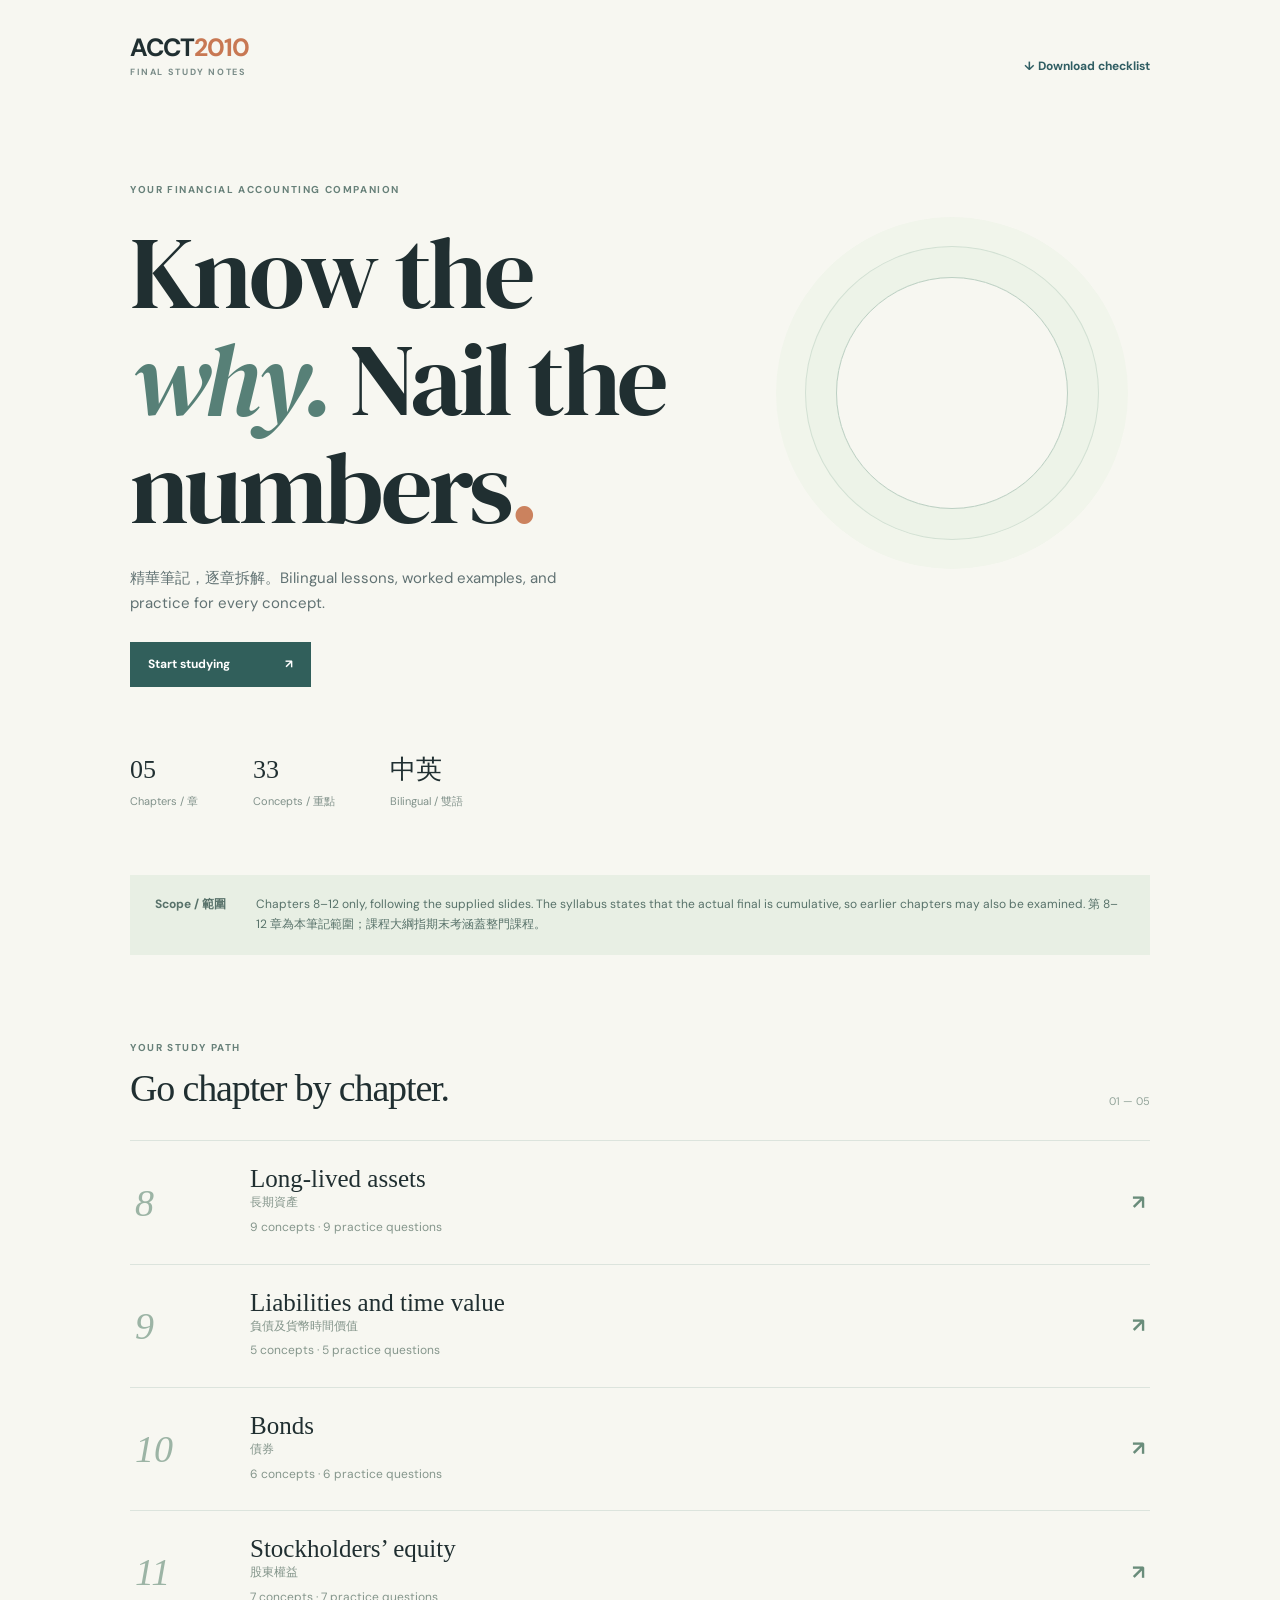
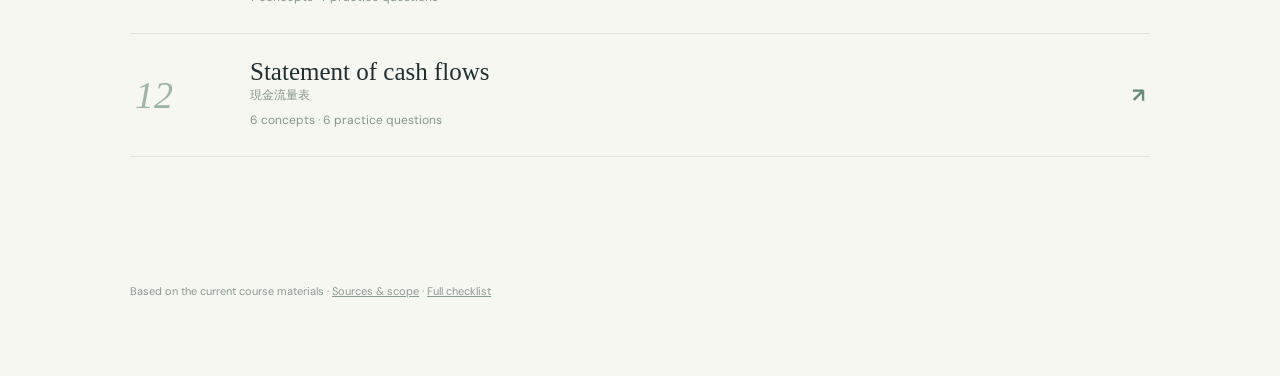
<file: index.html>
<!doctype html><html lang="en"><head><meta charset="utf-8"><meta name="viewport" content="width=device-width, initial-scale=1"><meta name="color-scheme" content="light"><title>ACCT2010 · Final Study Notes</title><link rel="stylesheet" href="assets/style.css"></head><body class="home"><main><div class="homebar"><a class="brand" href="index.html">ACCT<span>2010</span><small>FINAL STUDY NOTES</small></a><a class="checklink" href="CHECKLIST.md">↓ Download checklist</a></div><header class="homehero"><div class="kicker">YOUR FINANCIAL ACCOUNTING COMPANION</div><h1>Know the<br><em>why.</em> Nail the<br>numbers<span class="dot">.</span></h1><p>精華筆記，逐章拆解。Bilingual lessons, worked examples, and practice for every concept.</p><a class="start" href="lessons/0008-chapter-8.html">Start studying <span>↗</span></a><div class="homefacts"><div><b>05</b><span>Chapters / 章</span></div><div><b>33</b><span>Concepts / 重點</span></div><div><b>中英</b><span>Bilingual / 雙語</span></div></div></header><div class="scope"><b>Scope / 範圍</b><p>Chapters 8–12 only, following the supplied slides. The syllabus states that the actual final is cumulative, so earlier chapters may also be examined. 第 8–12 章為本筆記範圍；課程大綱指期末考涵蓋整門課程。</p></div><section class="chapters"><div class="sectionhead"><div><div class="kicker">YOUR STUDY PATH</div><h2>Go chapter by chapter.</h2></div><span>01 — 05</span></div><a class="chapter-card" href="lessons/0008-chapter-8.html"><span class="cardnum">8</span><div><h2>Long-lived assets</h2><p>長期資產</p><small>9 concepts · 9 practice questions</small></div><b>↗</b></a><a class="chapter-card" href="lessons/0009-chapter-9.html"><span class="cardnum">9</span><div><h2>Liabilities and time value</h2><p>負債及貨幣時間價值</p><small>5 concepts · 5 practice questions</small></div><b>↗</b></a><a class="chapter-card" href="lessons/0010-chapter-10.html"><span class="cardnum">10</span><div><h2>Bonds</h2><p>債券</p><small>6 concepts · 6 practice questions</small></div><b>↗</b></a><a class="chapter-card" href="lessons/0011-chapter-11.html"><span class="cardnum">11</span><div><h2>Stockholders’ equity</h2><p>股東權益</p><small>7 concepts · 7 practice questions</small></div><b>↗</b></a><a class="chapter-card" href="lessons/0012-chapter-12.html"><span class="cardnum">12</span><div><h2>Statement of cash flows</h2><p>現金流量表</p><small>6 concepts · 6 practice questions</small></div><b>↗</b></a></section><footer>Based on the current course materials · <a href="RESOURCES.md">Sources & scope</a> · <a href="CHECKLIST.md">Full checklist</a></footer></main></body></html>
</file>
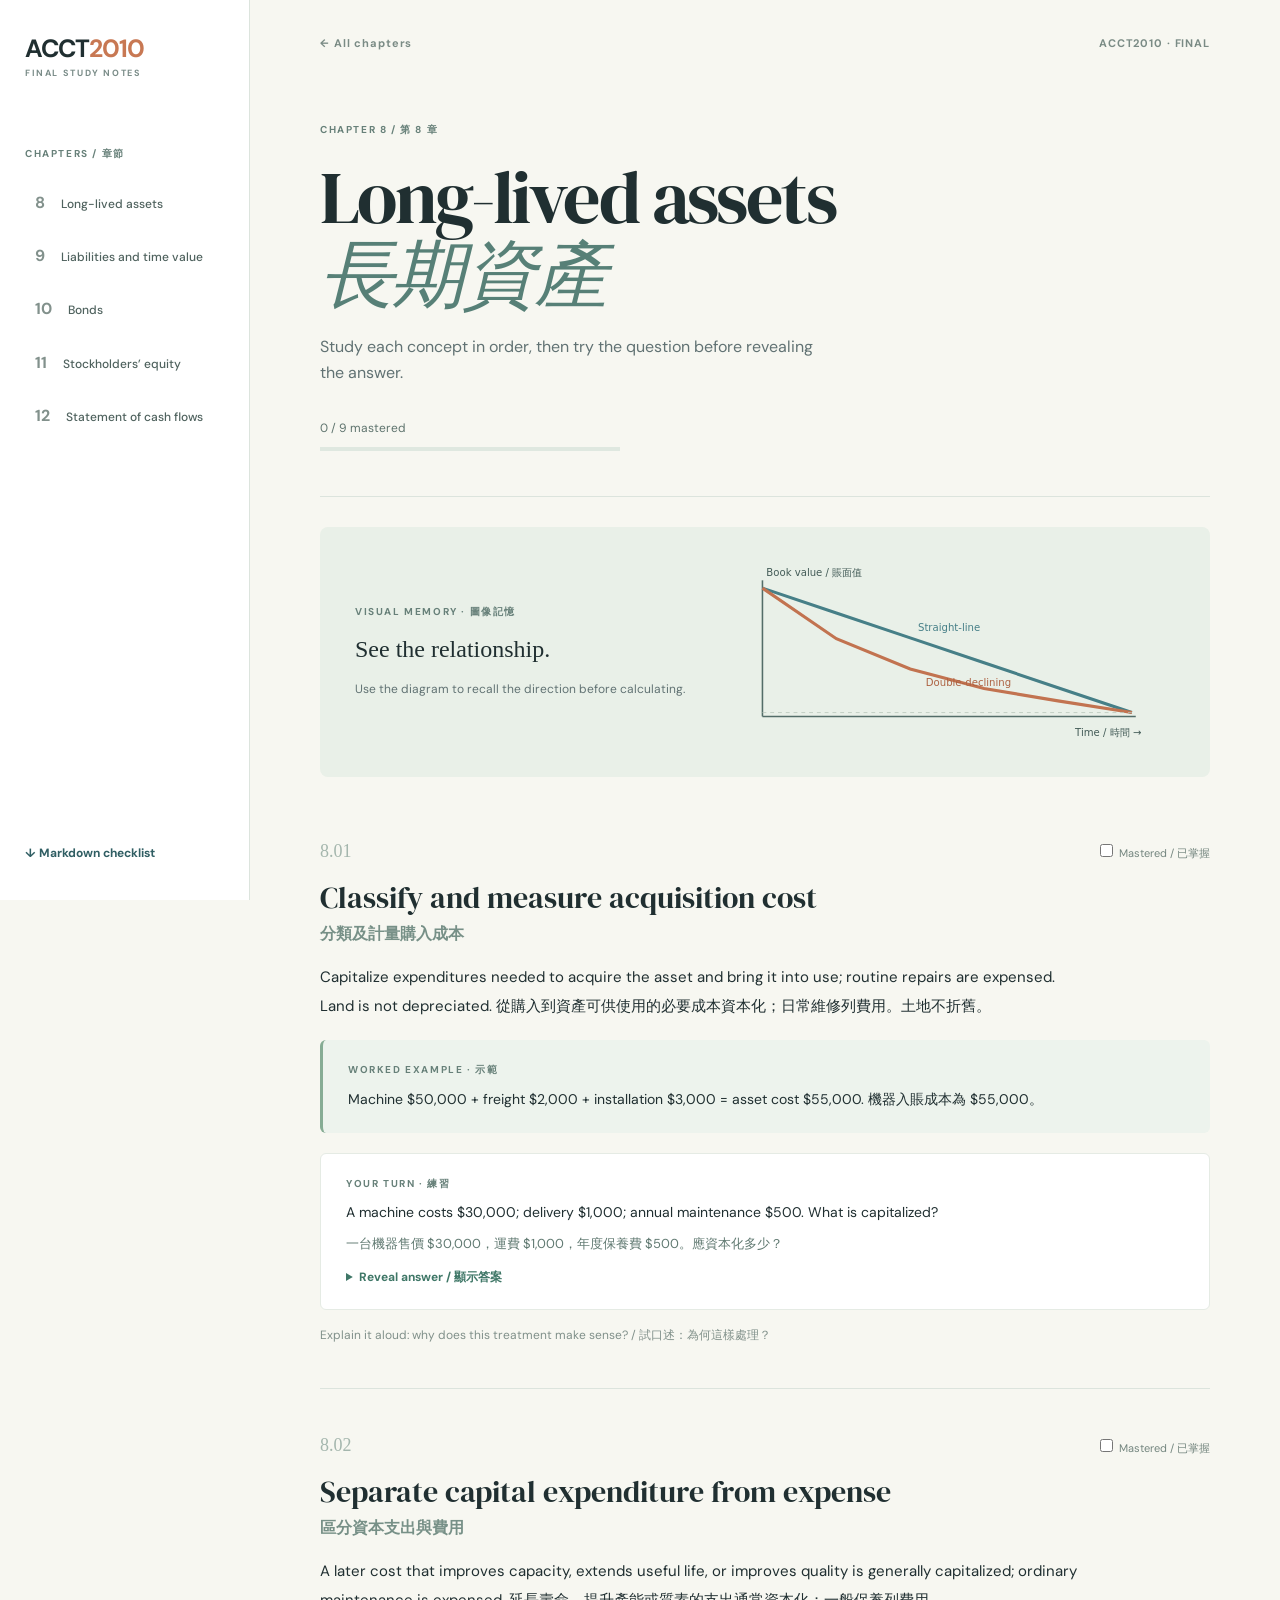
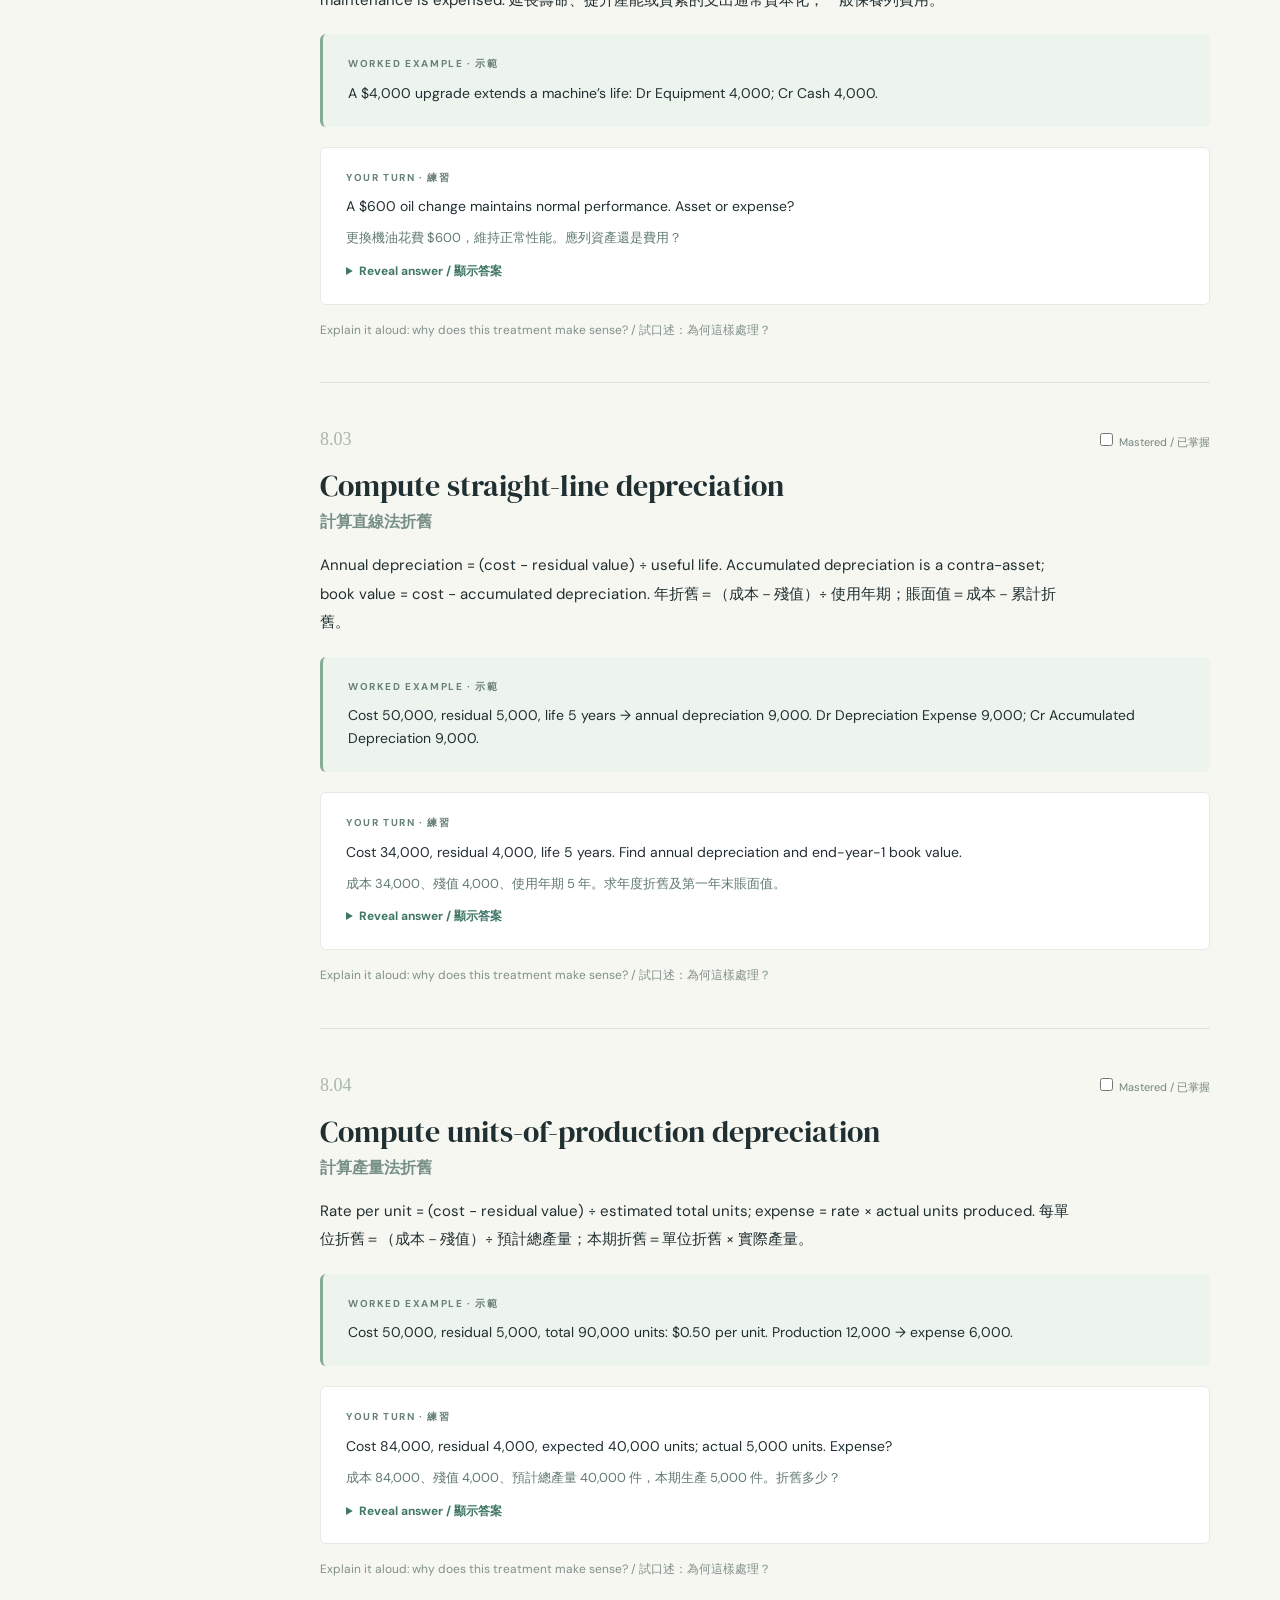
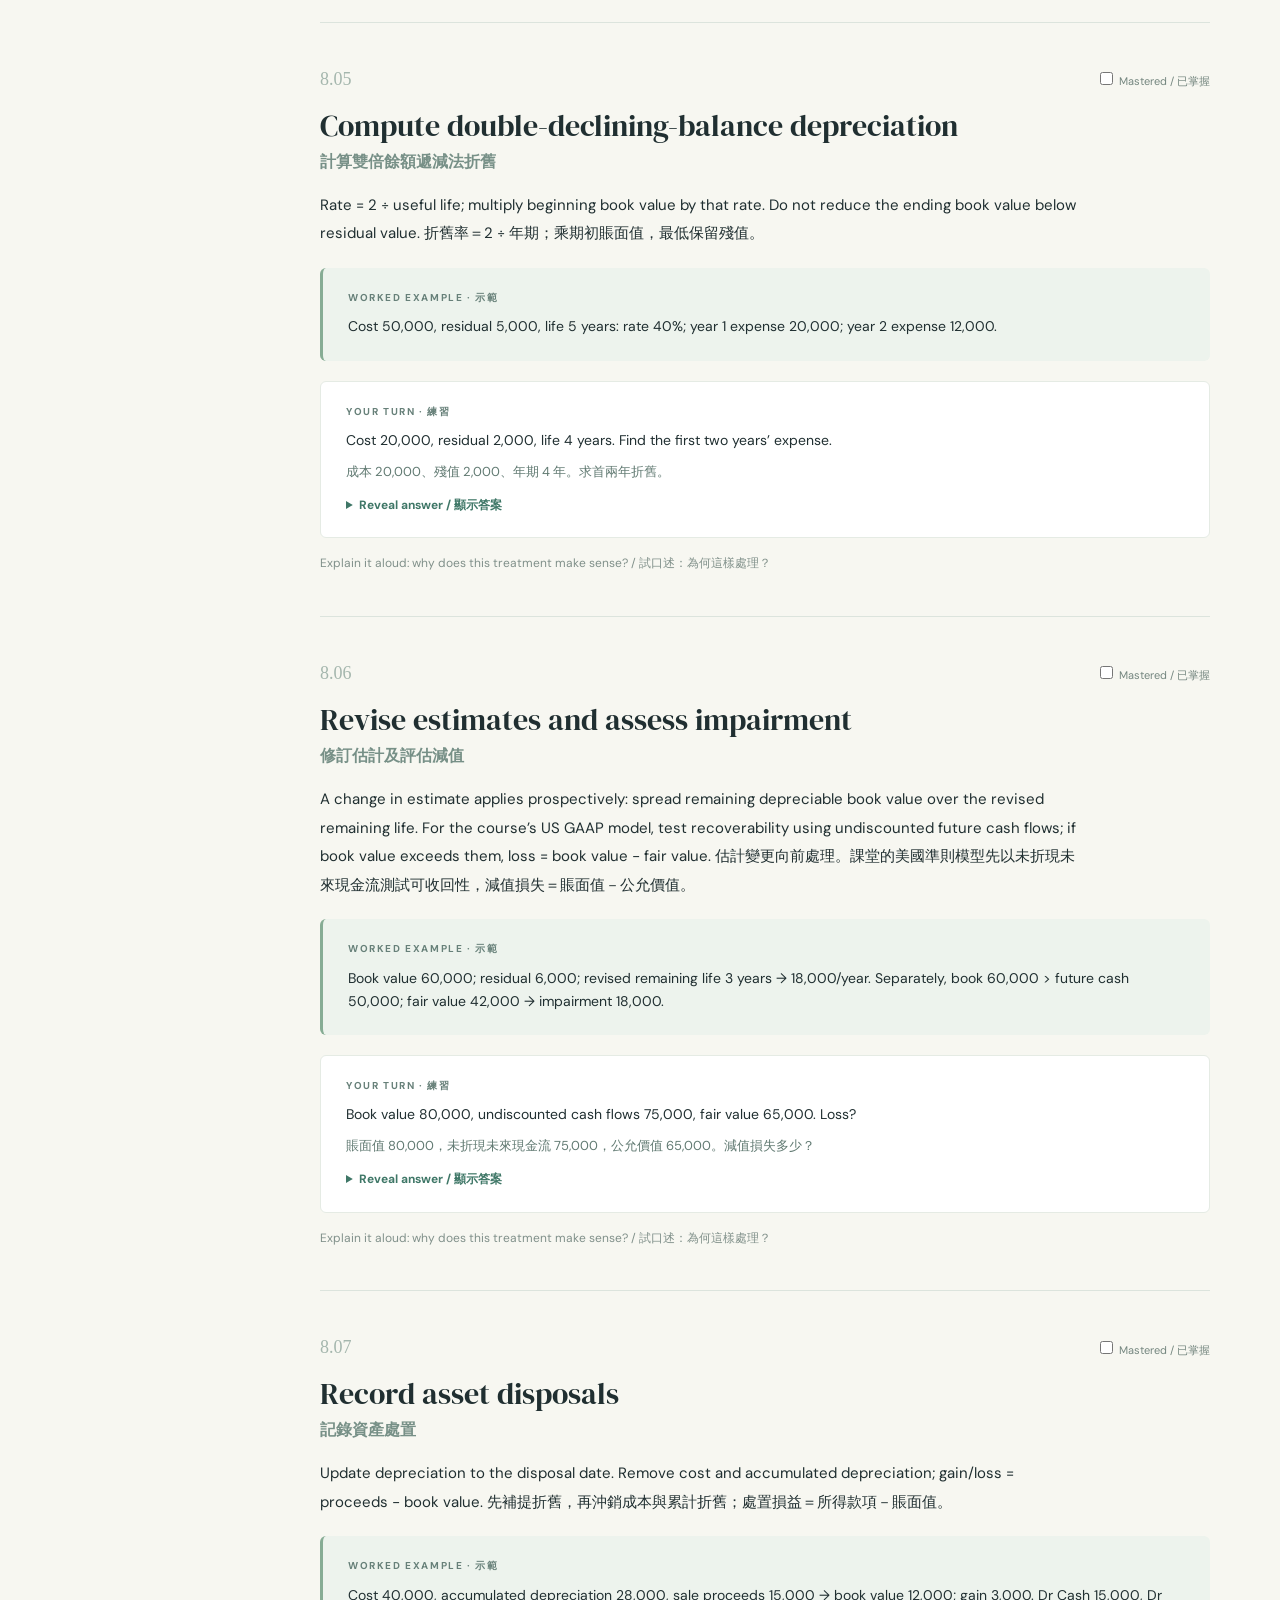
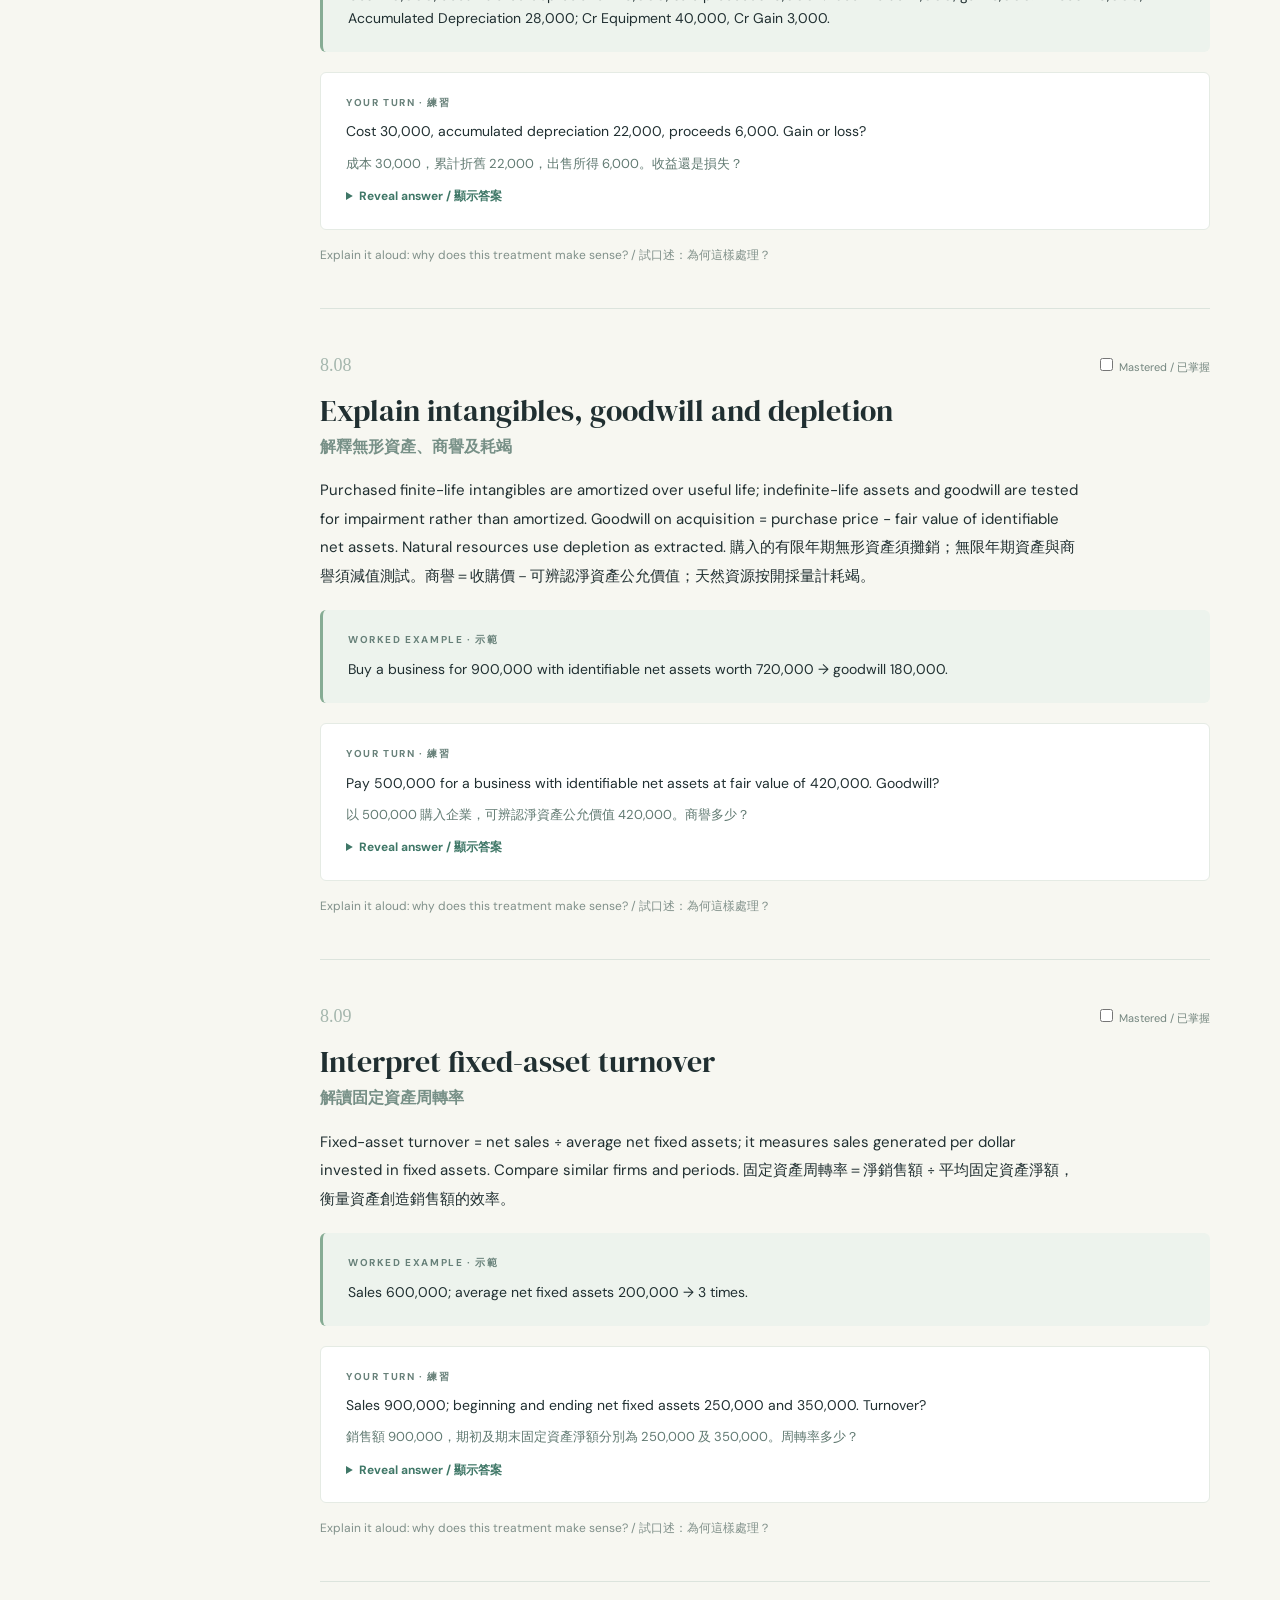
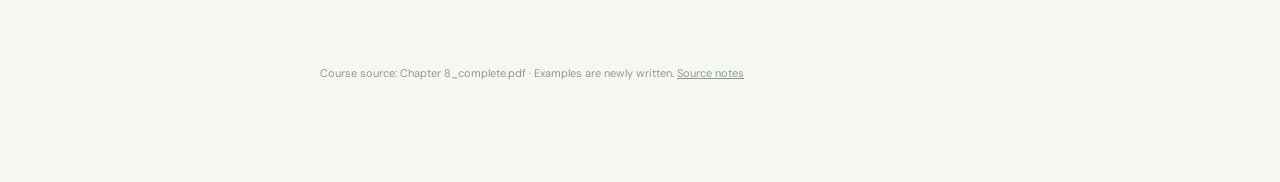
<file: lessons/0008-chapter-8.html>
<!doctype html><html lang="en"><head><meta charset="utf-8"><meta name="viewport" content="width=device-width, initial-scale=1"><meta name="color-scheme" content="light"><title>Chapter 8 · ACCT2010 Final</title><link rel="stylesheet" href="../assets/style.css"></head><body><aside><a class="brand" href="../index.html">ACCT<span>2010</span><small>FINAL STUDY NOTES</small></a><div class="aside-label">CHAPTERS / 章節</div><nav><a href="../lessons/0008-chapter-8.html">8 <span>Long-lived assets</span></a><a href="../lessons/0009-chapter-9.html">9 <span>Liabilities and time value</span></a><a href="../lessons/0010-chapter-10.html">10 <span>Bonds</span></a><a href="../lessons/0011-chapter-11.html">11 <span>Stockholders’ equity</span></a><a href="../lessons/0012-chapter-12.html">12 <span>Statement of cash flows</span></a></nav><a class="checklink" href="../CHECKLIST.md">↓ Markdown checklist</a></aside><main><div class="topline"><a href="../index.html">← All chapters</a><span>ACCT2010 · FINAL</span></div><header class="hero"><div class="kicker">CHAPTER 8 / 第 8 章</div><h1>Long-lived assets<br><em>長期資產</em></h1><p>Study each concept in order, then try the question before revealing the answer.</p><div class="progress"><div><span data-count>0</span> / 9 mastered</div><div class="track"><i data-bar></i></div></div></header><section class="visual"><div><div class="eyebrow">VISUAL MEMORY · 圖像記憶</div><h2>See the relationship.</h2><p>Use the diagram to recall the direction before calculating.</p></div><svg viewBox="0 0 600 245" role="img" aria-label="Book value declines under straight-line and double-declining depreciation"><line x1="70" y1="30" x2="70" y2="205"/><line x1="70" y1="205" x2="550" y2="205"/><path class="curve" d="M70 40 L165 72 L260 104 L355 136 L450 168 L545 200"/><path class="accent" d="M70 40 L165 105 L260 144 L355 169 L450 185 L545 200"/><path class="guide" d="M70 200H545"/><text x="75" y="25">Book value / 賬面值</text><text x="472" y="230">Time / 時間 →</text><text class="blue" x="270" y="95">Straight-line</text><text class="orange" x="280" y="166">Double-declining</text></svg></section><article class="lesson" id="c8-1"><div class="itemtop"><span class="number">8.01</span><label class="done"><input type="checkbox" data-id="c8-1"> Mastered / 已掌握</label></div><h2>Classify and measure acquisition cost<span>分類及計量購入成本</span></h2><p class="explain">Capitalize expenditures needed to acquire the asset and bring it into use; routine repairs are expensed. Land is not depreciated. 從購入到資產可供使用的必要成本資本化；日常維修列費用。土地不折舊。</p><div class="example"><div class="eyebrow">WORKED EXAMPLE · 示範</div><p>Machine $50,000 + freight $2,000 + installation $3,000 = asset cost $55,000. 機器入賬成本為 $55,000。</p></div><div class="practice"><div class="eyebrow">YOUR TURN · 練習</div><p>A machine costs $30,000; delivery $1,000; annual maintenance $500. What is capitalized?</p><p lang="zh-Hant" class="translation">一台機器售價 $30,000，運費 $1,000，年度保養費 $500。應資本化多少？</p><details><summary>Reveal answer / 顯示答案</summary><p>The asset cost is $31,000; maintenance $500 is an expense. 資產成本 $31,000；維修費 $500。</p></details></div><p class="reflect">Explain it aloud: why does this treatment make sense? / 試口述：為何這樣處理？</p></article><article class="lesson" id="c8-2"><div class="itemtop"><span class="number">8.02</span><label class="done"><input type="checkbox" data-id="c8-2"> Mastered / 已掌握</label></div><h2>Separate capital expenditure from expense<span>區分資本支出與費用</span></h2><p class="explain">A later cost that improves capacity, extends useful life, or improves quality is generally capitalized; ordinary maintenance is expensed. 延長壽命、提升產能或質素的支出通常資本化；一般保養列費用。</p><div class="example"><div class="eyebrow">WORKED EXAMPLE · 示範</div><p>A $4,000 upgrade extends a machine’s life: Dr Equipment 4,000; Cr Cash 4,000.</p></div><div class="practice"><div class="eyebrow">YOUR TURN · 練習</div><p>A $600 oil change maintains normal performance. Asset or expense?</p><p lang="zh-Hant" class="translation">更換機油花費 $600，維持正常性能。應列資產還是費用？</p><details><summary>Reveal answer / 顯示答案</summary><p>Expense $600: it maintains existing operating condition. 費用 $600。</p></details></div><p class="reflect">Explain it aloud: why does this treatment make sense? / 試口述：為何這樣處理？</p></article><article class="lesson" id="c8-3"><div class="itemtop"><span class="number">8.03</span><label class="done"><input type="checkbox" data-id="c8-3"> Mastered / 已掌握</label></div><h2>Compute straight-line depreciation<span>計算直線法折舊</span></h2><p class="explain">Annual depreciation = (cost − residual value) ÷ useful life. Accumulated depreciation is a contra-asset; book value = cost − accumulated depreciation. 年折舊＝（成本－殘值）÷ 使用年期；賬面值＝成本－累計折舊。</p><div class="example"><div class="eyebrow">WORKED EXAMPLE · 示範</div><p>Cost 50,000, residual 5,000, life 5 years → annual depreciation 9,000. Dr Depreciation Expense 9,000; Cr Accumulated Depreciation 9,000.</p></div><div class="practice"><div class="eyebrow">YOUR TURN · 練習</div><p>Cost 34,000, residual 4,000, life 5 years. Find annual depreciation and end-year-1 book value.</p><p lang="zh-Hant" class="translation">成本 34,000、殘值 4,000、使用年期 5 年。求年度折舊及第一年末賬面值。</p><details><summary>Reveal answer / 顯示答案</summary><p>Depreciation 6,000; book value 28,000. 年折舊 6,000，年末賬面值 28,000。</p></details></div><p class="reflect">Explain it aloud: why does this treatment make sense? / 試口述：為何這樣處理？</p></article><article class="lesson" id="c8-4"><div class="itemtop"><span class="number">8.04</span><label class="done"><input type="checkbox" data-id="c8-4"> Mastered / 已掌握</label></div><h2>Compute units-of-production depreciation<span>計算產量法折舊</span></h2><p class="explain">Rate per unit = (cost − residual value) ÷ estimated total units; expense = rate × actual units produced. 每單位折舊＝（成本－殘值）÷ 預計總產量；本期折舊＝單位折舊 × 實際產量。</p><div class="example"><div class="eyebrow">WORKED EXAMPLE · 示範</div><p>Cost 50,000, residual 5,000, total 90,000 units: $0.50 per unit. Production 12,000 → expense 6,000.</p></div><div class="practice"><div class="eyebrow">YOUR TURN · 練習</div><p>Cost 84,000, residual 4,000, expected 40,000 units; actual 5,000 units. Expense?</p><p lang="zh-Hant" class="translation">成本 84,000、殘值 4,000、預計總產量 40,000 件，本期生產 5,000 件。折舊多少？</p><details><summary>Reveal answer / 顯示答案</summary><p>Rate $2 per unit; depreciation $10,000. 每單位 $2；折舊 $10,000。</p></details></div><p class="reflect">Explain it aloud: why does this treatment make sense? / 試口述：為何這樣處理？</p></article><article class="lesson" id="c8-5"><div class="itemtop"><span class="number">8.05</span><label class="done"><input type="checkbox" data-id="c8-5"> Mastered / 已掌握</label></div><h2>Compute double-declining-balance depreciation<span>計算雙倍餘額遞減法折舊</span></h2><p class="explain">Rate = 2 ÷ useful life; multiply beginning book value by that rate. Do not reduce the ending book value below residual value. 折舊率＝2 ÷ 年期；乘期初賬面值，最低保留殘值。</p><div class="example"><div class="eyebrow">WORKED EXAMPLE · 示範</div><p>Cost 50,000, residual 5,000, life 5 years: rate 40%; year 1 expense 20,000; year 2 expense 12,000.</p></div><div class="practice"><div class="eyebrow">YOUR TURN · 練習</div><p>Cost 20,000, residual 2,000, life 4 years. Find the first two years’ expense.</p><p lang="zh-Hant" class="translation">成本 20,000、殘值 2,000、年期 4 年。求首兩年折舊。</p><details><summary>Reveal answer / 顯示答案</summary><p>50% rate; year 1 = 10,000 and year 2 = 5,000. 第一年 10,000；第二年 5,000。</p></details></div><p class="reflect">Explain it aloud: why does this treatment make sense? / 試口述：為何這樣處理？</p></article><article class="lesson" id="c8-6"><div class="itemtop"><span class="number">8.06</span><label class="done"><input type="checkbox" data-id="c8-6"> Mastered / 已掌握</label></div><h2>Revise estimates and assess impairment<span>修訂估計及評估減值</span></h2><p class="explain">A change in estimate applies prospectively: spread remaining depreciable book value over the revised remaining life. For the course’s US GAAP model, test recoverability using undiscounted future cash flows; if book value exceeds them, loss = book value − fair value. 估計變更向前處理。課堂的美國準則模型先以未折現未來現金流測試可收回性，減值損失＝賬面值－公允價值。</p><div class="example"><div class="eyebrow">WORKED EXAMPLE · 示範</div><p>Book value 60,000; residual 6,000; revised remaining life 3 years → 18,000/year. Separately, book 60,000 &gt; future cash 50,000; fair value 42,000 → impairment 18,000.</p></div><div class="practice"><div class="eyebrow">YOUR TURN · 練習</div><p>Book value 80,000, undiscounted cash flows 75,000, fair value 65,000. Loss?</p><p lang="zh-Hant" class="translation">賬面值 80,000，未折現未來現金流 75,000，公允價值 65,000。減值損失多少？</p><details><summary>Reveal answer / 顯示答案</summary><p>Recoverability fails; loss = 80,000 − 65,000 = 15,000. 減值損失 15,000。</p></details></div><p class="reflect">Explain it aloud: why does this treatment make sense? / 試口述：為何這樣處理？</p></article><article class="lesson" id="c8-7"><div class="itemtop"><span class="number">8.07</span><label class="done"><input type="checkbox" data-id="c8-7"> Mastered / 已掌握</label></div><h2>Record asset disposals<span>記錄資產處置</span></h2><p class="explain">Update depreciation to the disposal date. Remove cost and accumulated depreciation; gain/loss = proceeds − book value. 先補提折舊，再沖銷成本與累計折舊；處置損益＝所得款項－賬面值。</p><div class="example"><div class="eyebrow">WORKED EXAMPLE · 示範</div><p>Cost 40,000, accumulated depreciation 28,000, sale proceeds 15,000 → book value 12,000; gain 3,000. Dr Cash 15,000, Dr Accumulated Depreciation 28,000; Cr Equipment 40,000, Cr Gain 3,000.</p></div><div class="practice"><div class="eyebrow">YOUR TURN · 練習</div><p>Cost 30,000, accumulated depreciation 22,000, proceeds 6,000. Gain or loss?</p><p lang="zh-Hant" class="translation">成本 30,000，累計折舊 22,000，出售所得 6,000。收益還是損失？</p><details><summary>Reveal answer / 顯示答案</summary><p>Book value 8,000; loss 2,000. 賬面值 8,000；損失 2,000。</p></details></div><p class="reflect">Explain it aloud: why does this treatment make sense? / 試口述：為何這樣處理？</p></article><article class="lesson" id="c8-8"><div class="itemtop"><span class="number">8.08</span><label class="done"><input type="checkbox" data-id="c8-8"> Mastered / 已掌握</label></div><h2>Explain intangibles, goodwill and depletion<span>解釋無形資產、商譽及耗竭</span></h2><p class="explain">Purchased finite-life intangibles are amortized over useful life; indefinite-life assets and goodwill are tested for impairment rather than amortized. Goodwill on acquisition = purchase price − fair value of identifiable net assets. Natural resources use depletion as extracted. 購入的有限年期無形資產須攤銷；無限年期資產與商譽須減值測試。商譽＝收購價－可辨認淨資產公允價值；天然資源按開採量計耗竭。</p><div class="example"><div class="eyebrow">WORKED EXAMPLE · 示範</div><p>Buy a business for 900,000 with identifiable net assets worth 720,000 → goodwill 180,000.</p></div><div class="practice"><div class="eyebrow">YOUR TURN · 練習</div><p>Pay 500,000 for a business with identifiable net assets at fair value of 420,000. Goodwill?</p><p lang="zh-Hant" class="translation">以 500,000 購入企業，可辨認淨資產公允價值 420,000。商譽多少？</p><details><summary>Reveal answer / 顯示答案</summary><p>80,000; internally generated reputation is not separately recorded as goodwill. 商譽 80,000。</p></details></div><p class="reflect">Explain it aloud: why does this treatment make sense? / 試口述：為何這樣處理？</p></article><article class="lesson" id="c8-9"><div class="itemtop"><span class="number">8.09</span><label class="done"><input type="checkbox" data-id="c8-9"> Mastered / 已掌握</label></div><h2>Interpret fixed-asset turnover<span>解讀固定資產周轉率</span></h2><p class="explain">Fixed-asset turnover = net sales ÷ average net fixed assets; it measures sales generated per dollar invested in fixed assets. Compare similar firms and periods. 固定資產周轉率＝淨銷售額 ÷ 平均固定資產淨額，衡量資產創造銷售額的效率。</p><div class="example"><div class="eyebrow">WORKED EXAMPLE · 示範</div><p>Sales 600,000; average net fixed assets 200,000 → 3 times.</p></div><div class="practice"><div class="eyebrow">YOUR TURN · 練習</div><p>Sales 900,000; beginning and ending net fixed assets 250,000 and 350,000. Turnover?</p><p lang="zh-Hant" class="translation">銷售額 900,000，期初及期末固定資產淨額分別為 250,000 及 350,000。周轉率多少？</p><details><summary>Reveal answer / 顯示答案</summary><p>Average 300,000; turnover 3.0 times. 平均 300,000，周轉率 3 次。</p></details></div><p class="reflect">Explain it aloud: why does this treatment make sense? / 試口述：為何這樣處理？</p></article><footer>Course source: Chapter 8_complete.pdf · Examples are newly written. <a href="../RESOURCES.md">Source notes</a></footer></main><script src="../assets/app.js"></script></body></html>
</file>
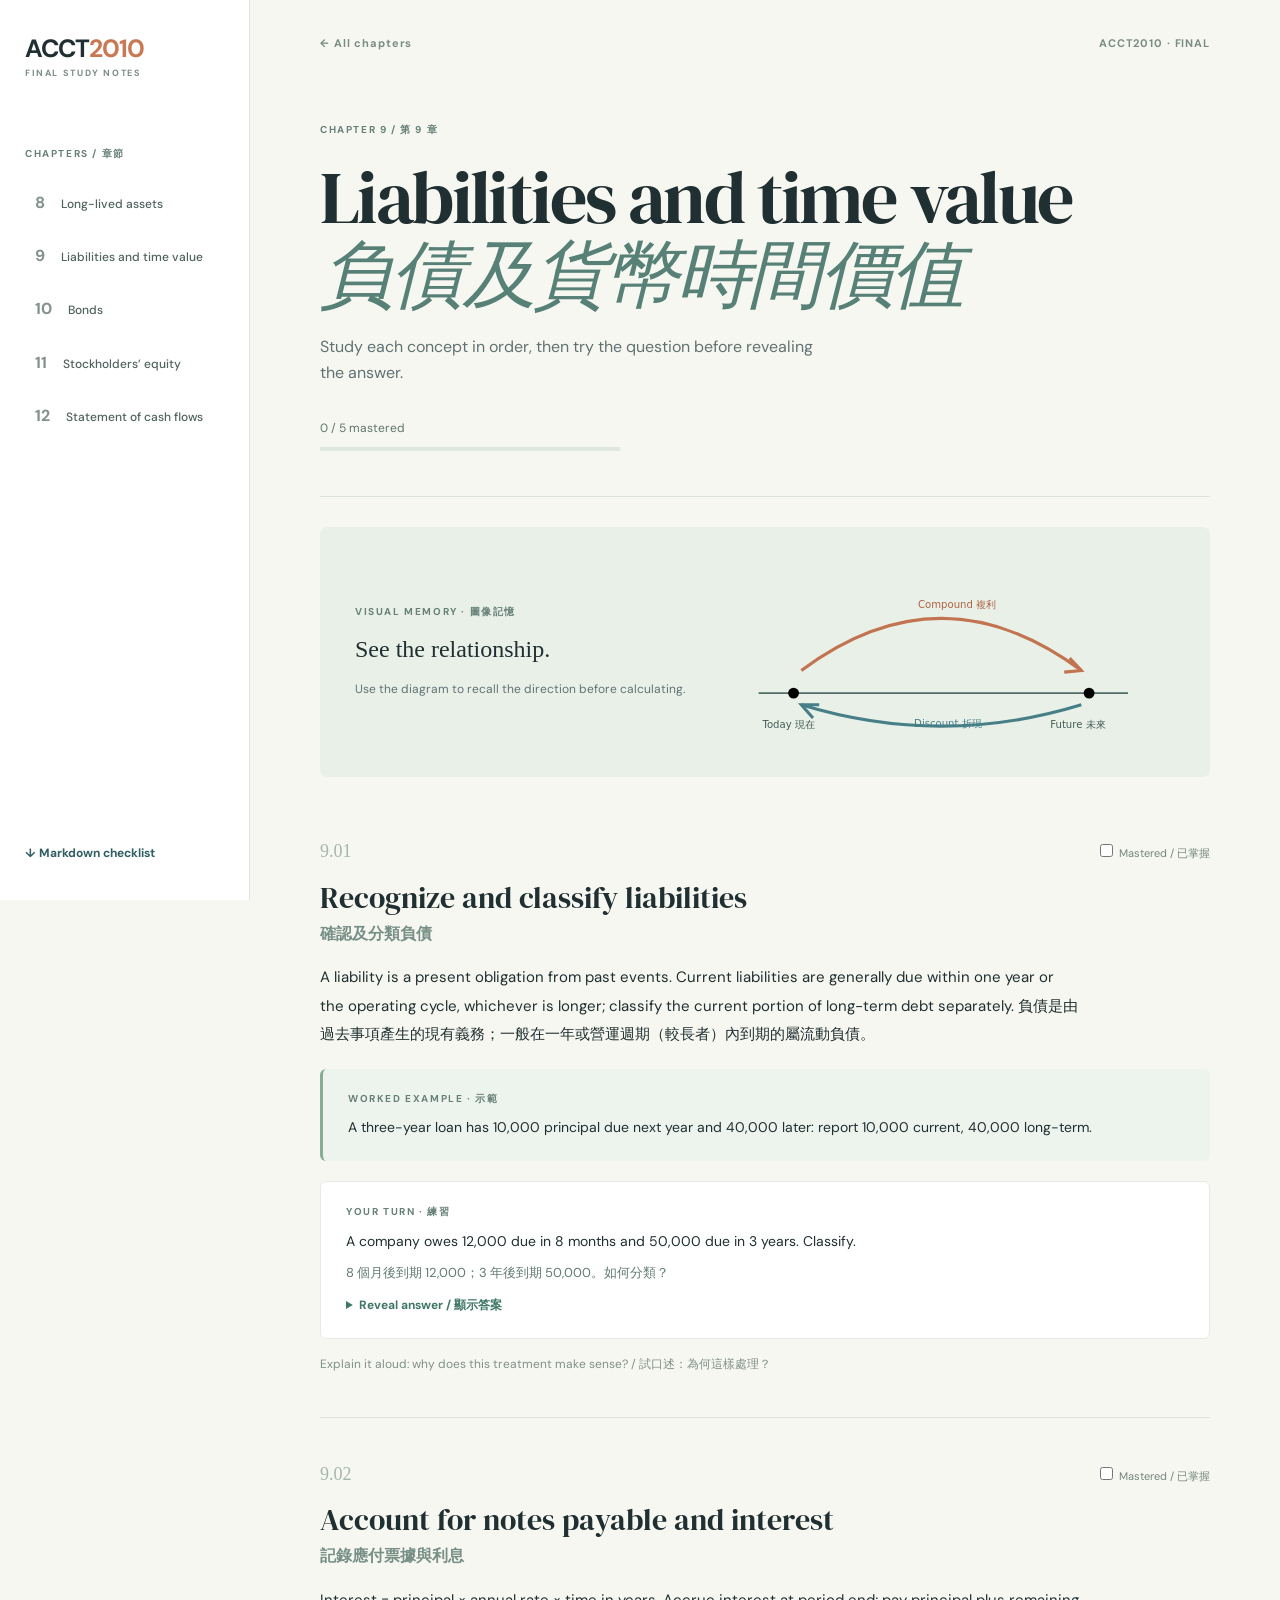
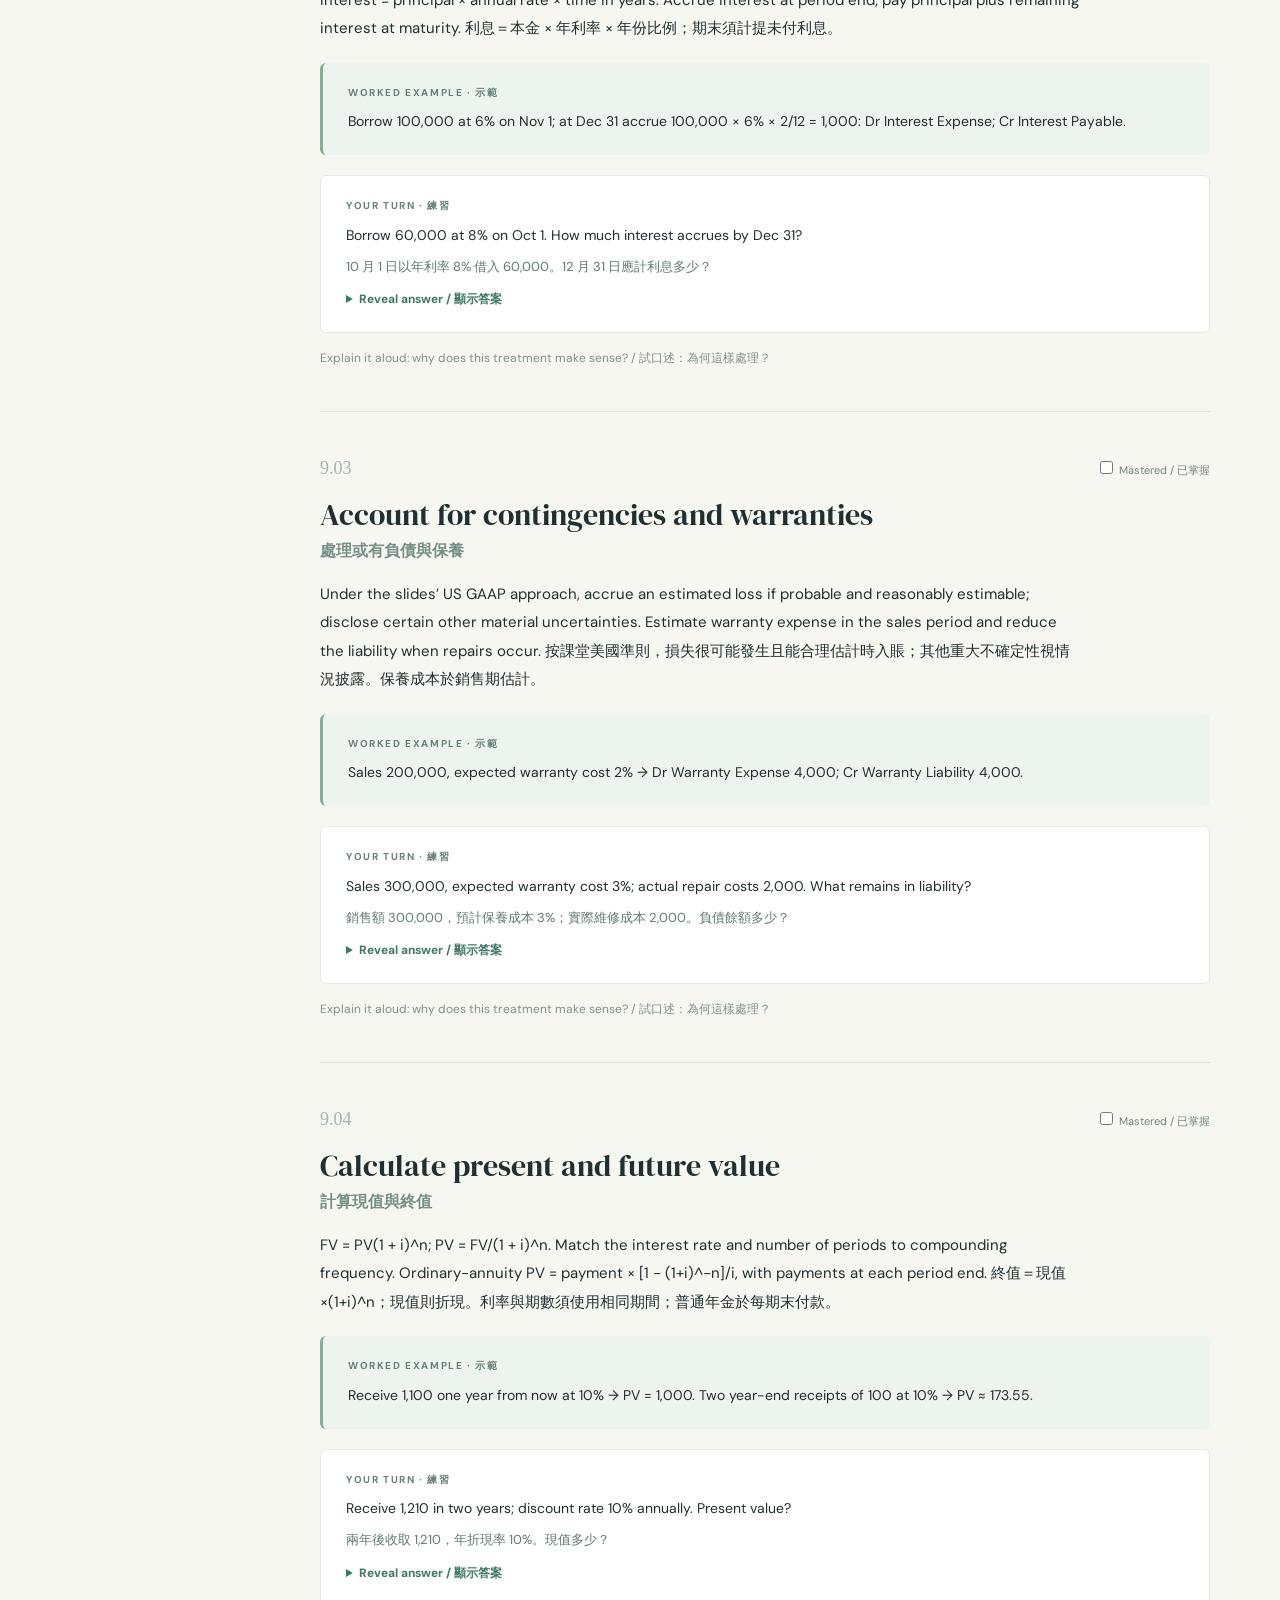
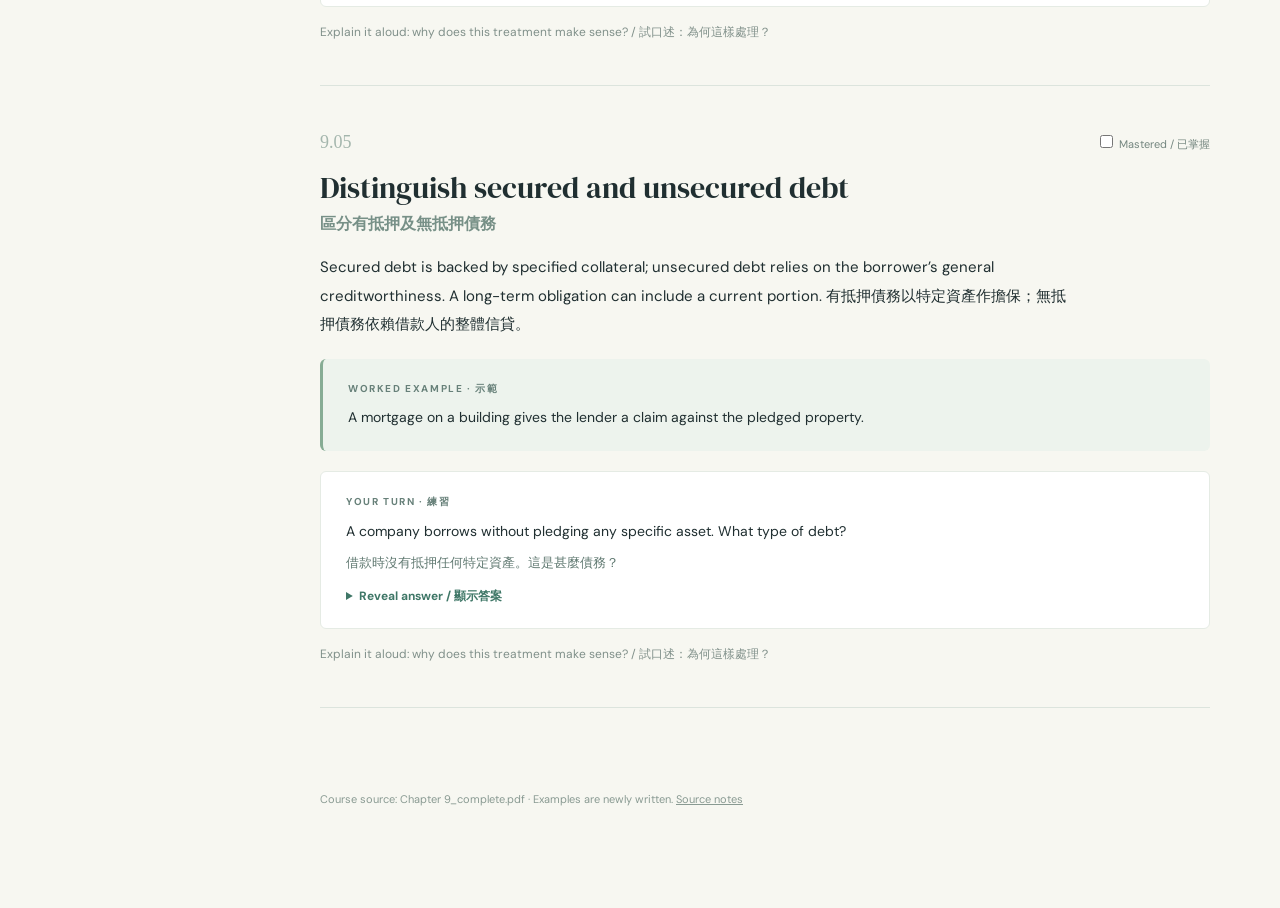
<file: lessons/0009-chapter-9.html>
<!doctype html><html lang="en"><head><meta charset="utf-8"><meta name="viewport" content="width=device-width, initial-scale=1"><meta name="color-scheme" content="light"><title>Chapter 9 · ACCT2010 Final</title><link rel="stylesheet" href="../assets/style.css"></head><body><aside><a class="brand" href="../index.html">ACCT<span>2010</span><small>FINAL STUDY NOTES</small></a><div class="aside-label">CHAPTERS / 章節</div><nav><a href="../lessons/0008-chapter-8.html">8 <span>Long-lived assets</span></a><a href="../lessons/0009-chapter-9.html">9 <span>Liabilities and time value</span></a><a href="../lessons/0010-chapter-10.html">10 <span>Bonds</span></a><a href="../lessons/0011-chapter-11.html">11 <span>Stockholders’ equity</span></a><a href="../lessons/0012-chapter-12.html">12 <span>Statement of cash flows</span></a></nav><a class="checklink" href="../CHECKLIST.md">↓ Markdown checklist</a></aside><main><div class="topline"><a href="../index.html">← All chapters</a><span>ACCT2010 · FINAL</span></div><header class="hero"><div class="kicker">CHAPTER 9 / 第 9 章</div><h1>Liabilities and time value<br><em>負債及貨幣時間價值</em></h1><p>Study each concept in order, then try the question before revealing the answer.</p><div class="progress"><div><span data-count>0</span> / 5 mastered</div><div class="track"><i data-bar></i></div></div></header><section class="visual"><div><div class="eyebrow">VISUAL MEMORY · 圖像記憶</div><h2>See the relationship.</h2><p>Use the diagram to recall the direction before calculating.</p></div><svg viewBox="0 0 600 245" role="img" aria-label="A future cash amount is discounted back to a smaller present value"><line x1="65" y1="175" x2="540" y2="175"/><circle cx="110" cy="175" r="7"/><circle cx="490" cy="175" r="7"/><path class="accent" d="M120 146 Q300 12 480 146"/><path class="accent" d="M465 130 L480 146 L458 148"/><path class="curve" d="M480 190 Q300 245 120 190"/><path class="curve" d="M135 207 L120 190 L143 190"/><text x="70" y="220">Today 現在</text><text x="440" y="220">Future 未來</text><text class="orange" x="270" y="65">Compound 複利</text><text class="blue" x="265" y="219">Discount 折現</text></svg></section><article class="lesson" id="c9-1"><div class="itemtop"><span class="number">9.01</span><label class="done"><input type="checkbox" data-id="c9-1"> Mastered / 已掌握</label></div><h2>Recognize and classify liabilities<span>確認及分類負債</span></h2><p class="explain">A liability is a present obligation from past events. Current liabilities are generally due within one year or the operating cycle, whichever is longer; classify the current portion of long-term debt separately. 負債是由過去事項產生的現有義務；一般在一年或營運週期（較長者）內到期的屬流動負債。</p><div class="example"><div class="eyebrow">WORKED EXAMPLE · 示範</div><p>A three-year loan has 10,000 principal due next year and 40,000 later: report 10,000 current, 40,000 long-term.</p></div><div class="practice"><div class="eyebrow">YOUR TURN · 練習</div><p>A company owes 12,000 due in 8 months and 50,000 due in 3 years. Classify.</p><p lang="zh-Hant" class="translation">8 個月後到期 12,000；3 年後到期 50,000。如何分類？</p><details><summary>Reveal answer / 顯示答案</summary><p>12,000 current; 50,000 non-current, assuming a normal operating cycle. 流動 12,000；非流動 50,000。</p></details></div><p class="reflect">Explain it aloud: why does this treatment make sense? / 試口述：為何這樣處理？</p></article><article class="lesson" id="c9-2"><div class="itemtop"><span class="number">9.02</span><label class="done"><input type="checkbox" data-id="c9-2"> Mastered / 已掌握</label></div><h2>Account for notes payable and interest<span>記錄應付票據與利息</span></h2><p class="explain">Interest = principal × annual rate × time in years. Accrue interest at period end; pay principal plus remaining interest at maturity. 利息＝本金 × 年利率 × 年份比例；期末須計提未付利息。</p><div class="example"><div class="eyebrow">WORKED EXAMPLE · 示範</div><p>Borrow 100,000 at 6% on Nov 1; at Dec 31 accrue 100,000 × 6% × 2/12 = 1,000: Dr Interest Expense; Cr Interest Payable.</p></div><div class="practice"><div class="eyebrow">YOUR TURN · 練習</div><p>Borrow 60,000 at 8% on Oct 1. How much interest accrues by Dec 31?</p><p lang="zh-Hant" class="translation">10 月 1 日以年利率 8% 借入 60,000。12 月 31 日應計利息多少？</p><details><summary>Reveal answer / 顯示答案</summary><p>60,000 × 8% × 3/12 = 1,200. 應計利息 1,200。</p></details></div><p class="reflect">Explain it aloud: why does this treatment make sense? / 試口述：為何這樣處理？</p></article><article class="lesson" id="c9-3"><div class="itemtop"><span class="number">9.03</span><label class="done"><input type="checkbox" data-id="c9-3"> Mastered / 已掌握</label></div><h2>Account for contingencies and warranties<span>處理或有負債與保養</span></h2><p class="explain">Under the slides’ US GAAP approach, accrue an estimated loss if probable and reasonably estimable; disclose certain other material uncertainties. Estimate warranty expense in the sales period and reduce the liability when repairs occur. 按課堂美國準則，損失很可能發生且能合理估計時入賬；其他重大不確定性視情況披露。保養成本於銷售期估計。</p><div class="example"><div class="eyebrow">WORKED EXAMPLE · 示範</div><p>Sales 200,000, expected warranty cost 2% → Dr Warranty Expense 4,000; Cr Warranty Liability 4,000.</p></div><div class="practice"><div class="eyebrow">YOUR TURN · 練習</div><p>Sales 300,000, expected warranty cost 3%; actual repair costs 2,000. What remains in liability?</p><p lang="zh-Hant" class="translation">銷售額 300,000，預計保養成本 3%；實際維修成本 2,000。負債餘額多少？</p><details><summary>Reveal answer / 顯示答案</summary><p>Accrue 9,000; subtract repairs 2,000; liability 7,000. 計提 9,000，餘額 7,000。</p></details></div><p class="reflect">Explain it aloud: why does this treatment make sense? / 試口述：為何這樣處理？</p></article><article class="lesson" id="c9-4"><div class="itemtop"><span class="number">9.04</span><label class="done"><input type="checkbox" data-id="c9-4"> Mastered / 已掌握</label></div><h2>Calculate present and future value<span>計算現值與終值</span></h2><p class="explain">FV = PV(1 + i)^n; PV = FV/(1 + i)^n. Match the interest rate and number of periods to compounding frequency. Ordinary-annuity PV = payment × [1 − (1+i)^−n]/i, with payments at each period end. 終值＝現值×(1+i)^n；現值則折現。利率與期數須使用相同期間；普通年金於每期末付款。</p><div class="example"><div class="eyebrow">WORKED EXAMPLE · 示範</div><p>Receive 1,100 one year from now at 10% → PV = 1,000. Two year-end receipts of 100 at 10% → PV ≈ 173.55.</p></div><div class="practice"><div class="eyebrow">YOUR TURN · 練習</div><p>Receive 1,210 in two years; discount rate 10% annually. Present value?</p><p lang="zh-Hant" class="translation">兩年後收取 1,210，年折現率 10%。現值多少？</p><details><summary>Reveal answer / 顯示答案</summary><p>1,210 / 1.1² = 1,000. 現值 1,000。</p></details></div><p class="reflect">Explain it aloud: why does this treatment make sense? / 試口述：為何這樣處理？</p></article><article class="lesson" id="c9-5"><div class="itemtop"><span class="number">9.05</span><label class="done"><input type="checkbox" data-id="c9-5"> Mastered / 已掌握</label></div><h2>Distinguish secured and unsecured debt<span>區分有抵押及無抵押債務</span></h2><p class="explain">Secured debt is backed by specified collateral; unsecured debt relies on the borrower’s general creditworthiness. A long-term obligation can include a current portion. 有抵押債務以特定資產作擔保；無抵押債務依賴借款人的整體信貸。</p><div class="example"><div class="eyebrow">WORKED EXAMPLE · 示範</div><p>A mortgage on a building gives the lender a claim against the pledged property.</p></div><div class="practice"><div class="eyebrow">YOUR TURN · 練習</div><p>A company borrows without pledging any specific asset. What type of debt?</p><p lang="zh-Hant" class="translation">借款時沒有抵押任何特定資產。這是甚麼債務？</p><details><summary>Reveal answer / 顯示答案</summary><p>Unsecured debt. 無抵押債務。</p></details></div><p class="reflect">Explain it aloud: why does this treatment make sense? / 試口述：為何這樣處理？</p></article><footer>Course source: Chapter 9_complete.pdf · Examples are newly written. <a href="../RESOURCES.md">Source notes</a></footer></main><script src="../assets/app.js"></script></body></html>
</file>
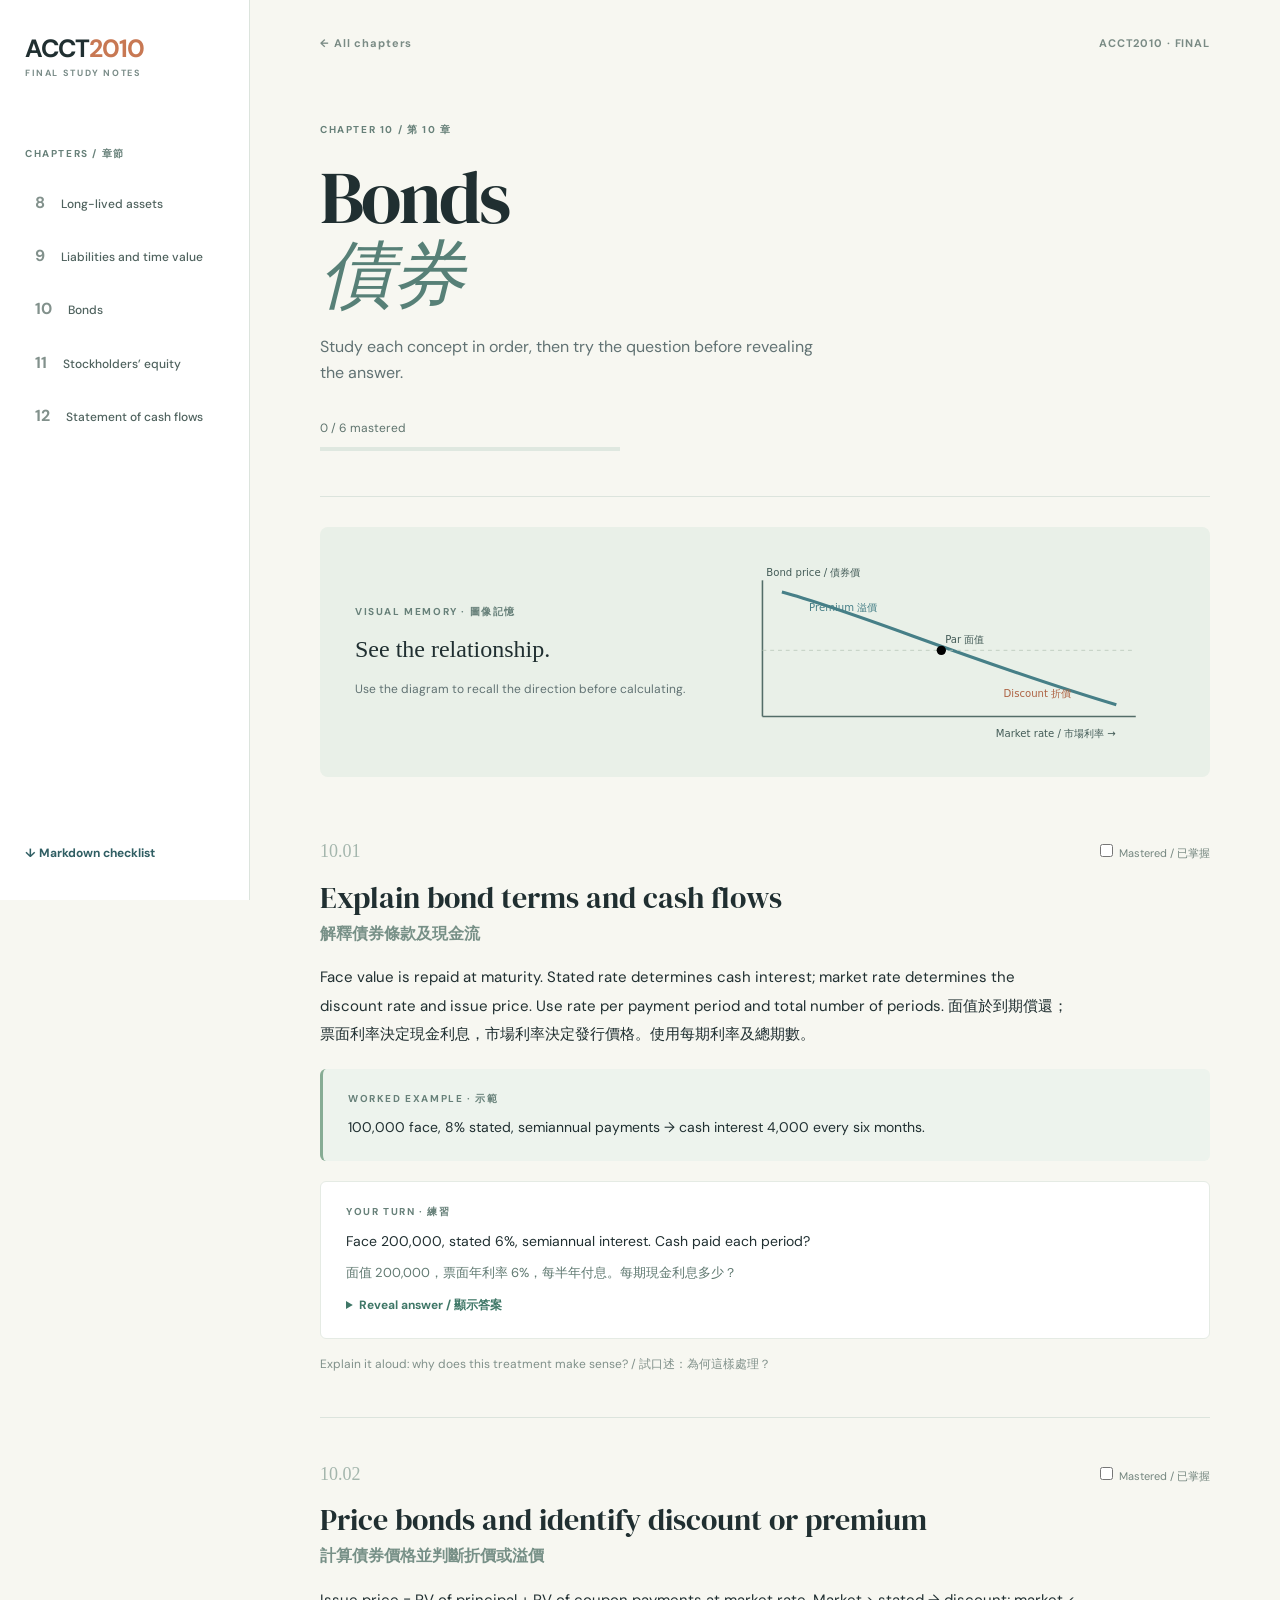
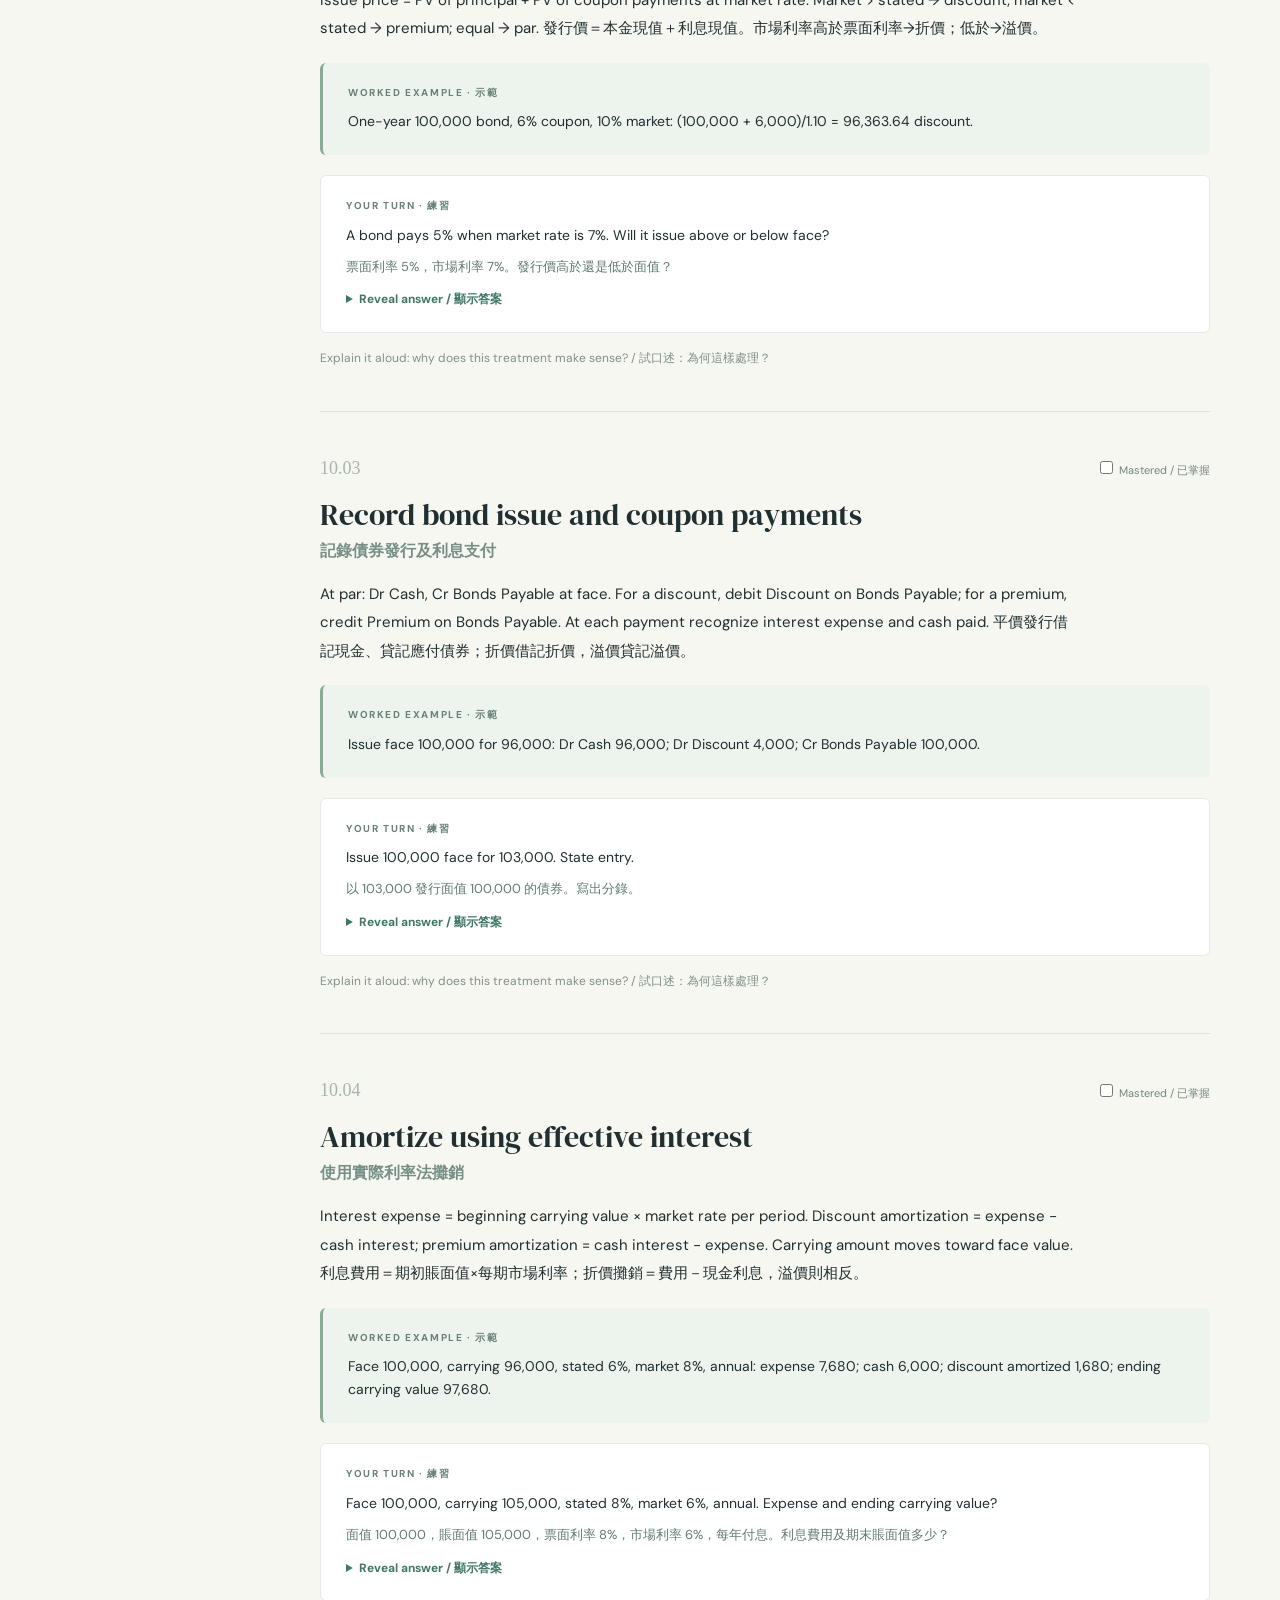
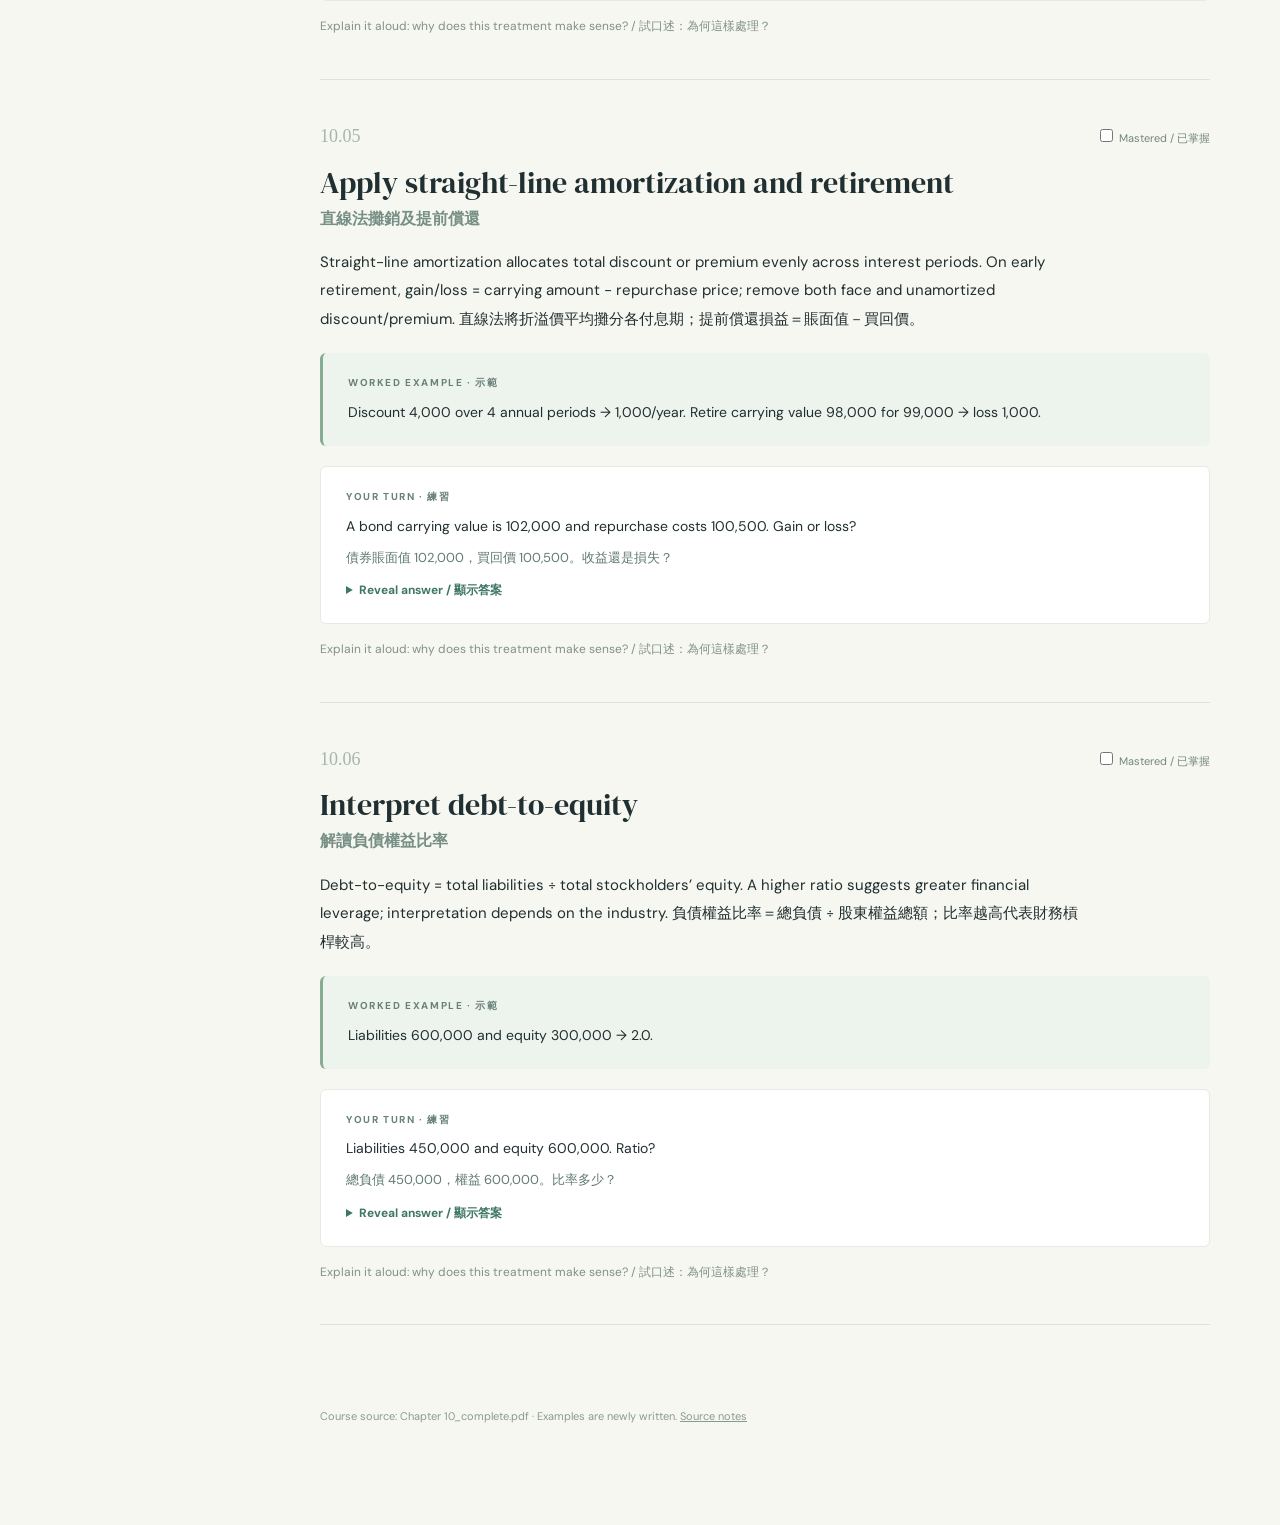
<file: lessons/0010-chapter-10.html>
<!doctype html><html lang="en"><head><meta charset="utf-8"><meta name="viewport" content="width=device-width, initial-scale=1"><meta name="color-scheme" content="light"><title>Chapter 10 · ACCT2010 Final</title><link rel="stylesheet" href="../assets/style.css"></head><body><aside><a class="brand" href="../index.html">ACCT<span>2010</span><small>FINAL STUDY NOTES</small></a><div class="aside-label">CHAPTERS / 章節</div><nav><a href="../lessons/0008-chapter-8.html">8 <span>Long-lived assets</span></a><a href="../lessons/0009-chapter-9.html">9 <span>Liabilities and time value</span></a><a href="../lessons/0010-chapter-10.html">10 <span>Bonds</span></a><a href="../lessons/0011-chapter-11.html">11 <span>Stockholders’ equity</span></a><a href="../lessons/0012-chapter-12.html">12 <span>Statement of cash flows</span></a></nav><a class="checklink" href="../CHECKLIST.md">↓ Markdown checklist</a></aside><main><div class="topline"><a href="../index.html">← All chapters</a><span>ACCT2010 · FINAL</span></div><header class="hero"><div class="kicker">CHAPTER 10 / 第 10 章</div><h1>Bonds<br><em>債券</em></h1><p>Study each concept in order, then try the question before revealing the answer.</p><div class="progress"><div><span data-count>0</span> / 6 mastered</div><div class="track"><i data-bar></i></div></div></header><section class="visual"><div><div class="eyebrow">VISUAL MEMORY · 圖像記憶</div><h2>See the relationship.</h2><p>Use the diagram to recall the direction before calculating.</p></div><svg viewBox="0 0 600 245" role="img" aria-label="Bond price falls as market interest rate rises"><line x1="70" y1="30" x2="70" y2="205"/><line x1="70" y1="205" x2="550" y2="205"/><path class="curve" d="M95 45 C190 70 340 135 525 190"/><path class="guide" d="M70 120H550"/><circle cx="300" cy="120" r="6"/><text x="75" y="24">Bond price / 債券價</text><text x="370" y="232">Market rate / 市場利率 →</text><text x="305" y="110">Par 面值</text><text class="blue" x="130" y="70">Premium 溢價</text><text class="orange" x="380" y="180">Discount 折價</text></svg></section><article class="lesson" id="c10-1"><div class="itemtop"><span class="number">10.01</span><label class="done"><input type="checkbox" data-id="c10-1"> Mastered / 已掌握</label></div><h2>Explain bond terms and cash flows<span>解釋債券條款及現金流</span></h2><p class="explain">Face value is repaid at maturity. Stated rate determines cash interest; market rate determines the discount rate and issue price. Use rate per payment period and total number of periods. 面值於到期償還；票面利率決定現金利息，市場利率決定發行價格。使用每期利率及總期數。</p><div class="example"><div class="eyebrow">WORKED EXAMPLE · 示範</div><p>100,000 face, 8% stated, semiannual payments → cash interest 4,000 every six months.</p></div><div class="practice"><div class="eyebrow">YOUR TURN · 練習</div><p>Face 200,000, stated 6%, semiannual interest. Cash paid each period?</p><p lang="zh-Hant" class="translation">面值 200,000，票面年利率 6%，每半年付息。每期現金利息多少？</p><details><summary>Reveal answer / 顯示答案</summary><p>200,000 × 6% ÷ 2 = 6,000. 每半年 6,000。</p></details></div><p class="reflect">Explain it aloud: why does this treatment make sense? / 試口述：為何這樣處理？</p></article><article class="lesson" id="c10-2"><div class="itemtop"><span class="number">10.02</span><label class="done"><input type="checkbox" data-id="c10-2"> Mastered / 已掌握</label></div><h2>Price bonds and identify discount or premium<span>計算債券價格並判斷折價或溢價</span></h2><p class="explain">Issue price = PV of principal + PV of coupon payments at market rate. Market &gt; stated → discount; market &lt; stated → premium; equal → par. 發行價＝本金現值＋利息現值。市場利率高於票面利率→折價；低於→溢價。</p><div class="example"><div class="eyebrow">WORKED EXAMPLE · 示範</div><p>One-year 100,000 bond, 6% coupon, 10% market: (100,000 + 6,000)/1.10 = 96,363.64 discount.</p></div><div class="practice"><div class="eyebrow">YOUR TURN · 練習</div><p>A bond pays 5% when market rate is 7%. Will it issue above or below face?</p><p lang="zh-Hant" class="translation">票面利率 5%，市場利率 7%。發行價高於還是低於面值？</p><details><summary>Reveal answer / 顯示答案</summary><p>Below face value, at a discount. 折價發行。</p></details></div><p class="reflect">Explain it aloud: why does this treatment make sense? / 試口述：為何這樣處理？</p></article><article class="lesson" id="c10-3"><div class="itemtop"><span class="number">10.03</span><label class="done"><input type="checkbox" data-id="c10-3"> Mastered / 已掌握</label></div><h2>Record bond issue and coupon payments<span>記錄債券發行及利息支付</span></h2><p class="explain">At par: Dr Cash, Cr Bonds Payable at face. For a discount, debit Discount on Bonds Payable; for a premium, credit Premium on Bonds Payable. At each payment recognize interest expense and cash paid. 平價發行借記現金、貸記應付債券；折價借記折價，溢價貸記溢價。</p><div class="example"><div class="eyebrow">WORKED EXAMPLE · 示範</div><p>Issue face 100,000 for 96,000: Dr Cash 96,000; Dr Discount 4,000; Cr Bonds Payable 100,000.</p></div><div class="practice"><div class="eyebrow">YOUR TURN · 練習</div><p>Issue 100,000 face for 103,000. State entry.</p><p lang="zh-Hant" class="translation">以 103,000 發行面值 100,000 的債券。寫出分錄。</p><details><summary>Reveal answer / 顯示答案</summary><p>Dr Cash 103,000; Cr Bonds Payable 100,000; Cr Premium 3,000. 借現金，貸債券及溢價。</p></details></div><p class="reflect">Explain it aloud: why does this treatment make sense? / 試口述：為何這樣處理？</p></article><article class="lesson" id="c10-4"><div class="itemtop"><span class="number">10.04</span><label class="done"><input type="checkbox" data-id="c10-4"> Mastered / 已掌握</label></div><h2>Amortize using effective interest<span>使用實際利率法攤銷</span></h2><p class="explain">Interest expense = beginning carrying value × market rate per period. Discount amortization = expense − cash interest; premium amortization = cash interest − expense. Carrying amount moves toward face value. 利息費用＝期初賬面值×每期市場利率；折價攤銷＝費用－現金利息，溢價則相反。</p><div class="example"><div class="eyebrow">WORKED EXAMPLE · 示範</div><p>Face 100,000, carrying 96,000, stated 6%, market 8%, annual: expense 7,680; cash 6,000; discount amortized 1,680; ending carrying value 97,680.</p></div><div class="practice"><div class="eyebrow">YOUR TURN · 練習</div><p>Face 100,000, carrying 105,000, stated 8%, market 6%, annual. Expense and ending carrying value?</p><p lang="zh-Hant" class="translation">面值 100,000，賬面值 105,000，票面利率 8%，市場利率 6%，每年付息。利息費用及期末賬面值多少？</p><details><summary>Reveal answer / 顯示答案</summary><p>Expense 6,300; cash 8,000; premium amortized 1,700; carrying value 103,300. 利息費用 6,300；期末賬面值 103,300。</p></details></div><p class="reflect">Explain it aloud: why does this treatment make sense? / 試口述：為何這樣處理？</p></article><article class="lesson" id="c10-5"><div class="itemtop"><span class="number">10.05</span><label class="done"><input type="checkbox" data-id="c10-5"> Mastered / 已掌握</label></div><h2>Apply straight-line amortization and retirement<span>直線法攤銷及提前償還</span></h2><p class="explain">Straight-line amortization allocates total discount or premium evenly across interest periods. On early retirement, gain/loss = carrying amount − repurchase price; remove both face and unamortized discount/premium. 直線法將折溢價平均攤分各付息期；提前償還損益＝賬面值－買回價。</p><div class="example"><div class="eyebrow">WORKED EXAMPLE · 示範</div><p>Discount 4,000 over 4 annual periods → 1,000/year. Retire carrying value 98,000 for 99,000 → loss 1,000.</p></div><div class="practice"><div class="eyebrow">YOUR TURN · 練習</div><p>A bond carrying value is 102,000 and repurchase costs 100,500. Gain or loss?</p><p lang="zh-Hant" class="translation">債券賬面值 102,000，買回價 100,500。收益還是損失？</p><details><summary>Reveal answer / 顯示答案</summary><p>Gain 1,500. 償還收益 1,500。</p></details></div><p class="reflect">Explain it aloud: why does this treatment make sense? / 試口述：為何這樣處理？</p></article><article class="lesson" id="c10-6"><div class="itemtop"><span class="number">10.06</span><label class="done"><input type="checkbox" data-id="c10-6"> Mastered / 已掌握</label></div><h2>Interpret debt-to-equity<span>解讀負債權益比率</span></h2><p class="explain">Debt-to-equity = total liabilities ÷ total stockholders’ equity. A higher ratio suggests greater financial leverage; interpretation depends on the industry. 負債權益比率＝總負債 ÷ 股東權益總額；比率越高代表財務槓桿較高。</p><div class="example"><div class="eyebrow">WORKED EXAMPLE · 示範</div><p>Liabilities 600,000 and equity 300,000 → 2.0.</p></div><div class="practice"><div class="eyebrow">YOUR TURN · 練習</div><p>Liabilities 450,000 and equity 600,000. Ratio?</p><p lang="zh-Hant" class="translation">總負債 450,000，權益 600,000。比率多少？</p><details><summary>Reveal answer / 顯示答案</summary><p>0.75. 負債權益比率 0.75。</p></details></div><p class="reflect">Explain it aloud: why does this treatment make sense? / 試口述：為何這樣處理？</p></article><footer>Course source: Chapter 10_complete.pdf · Examples are newly written. <a href="../RESOURCES.md">Source notes</a></footer></main><script src="../assets/app.js"></script></body></html>
</file>
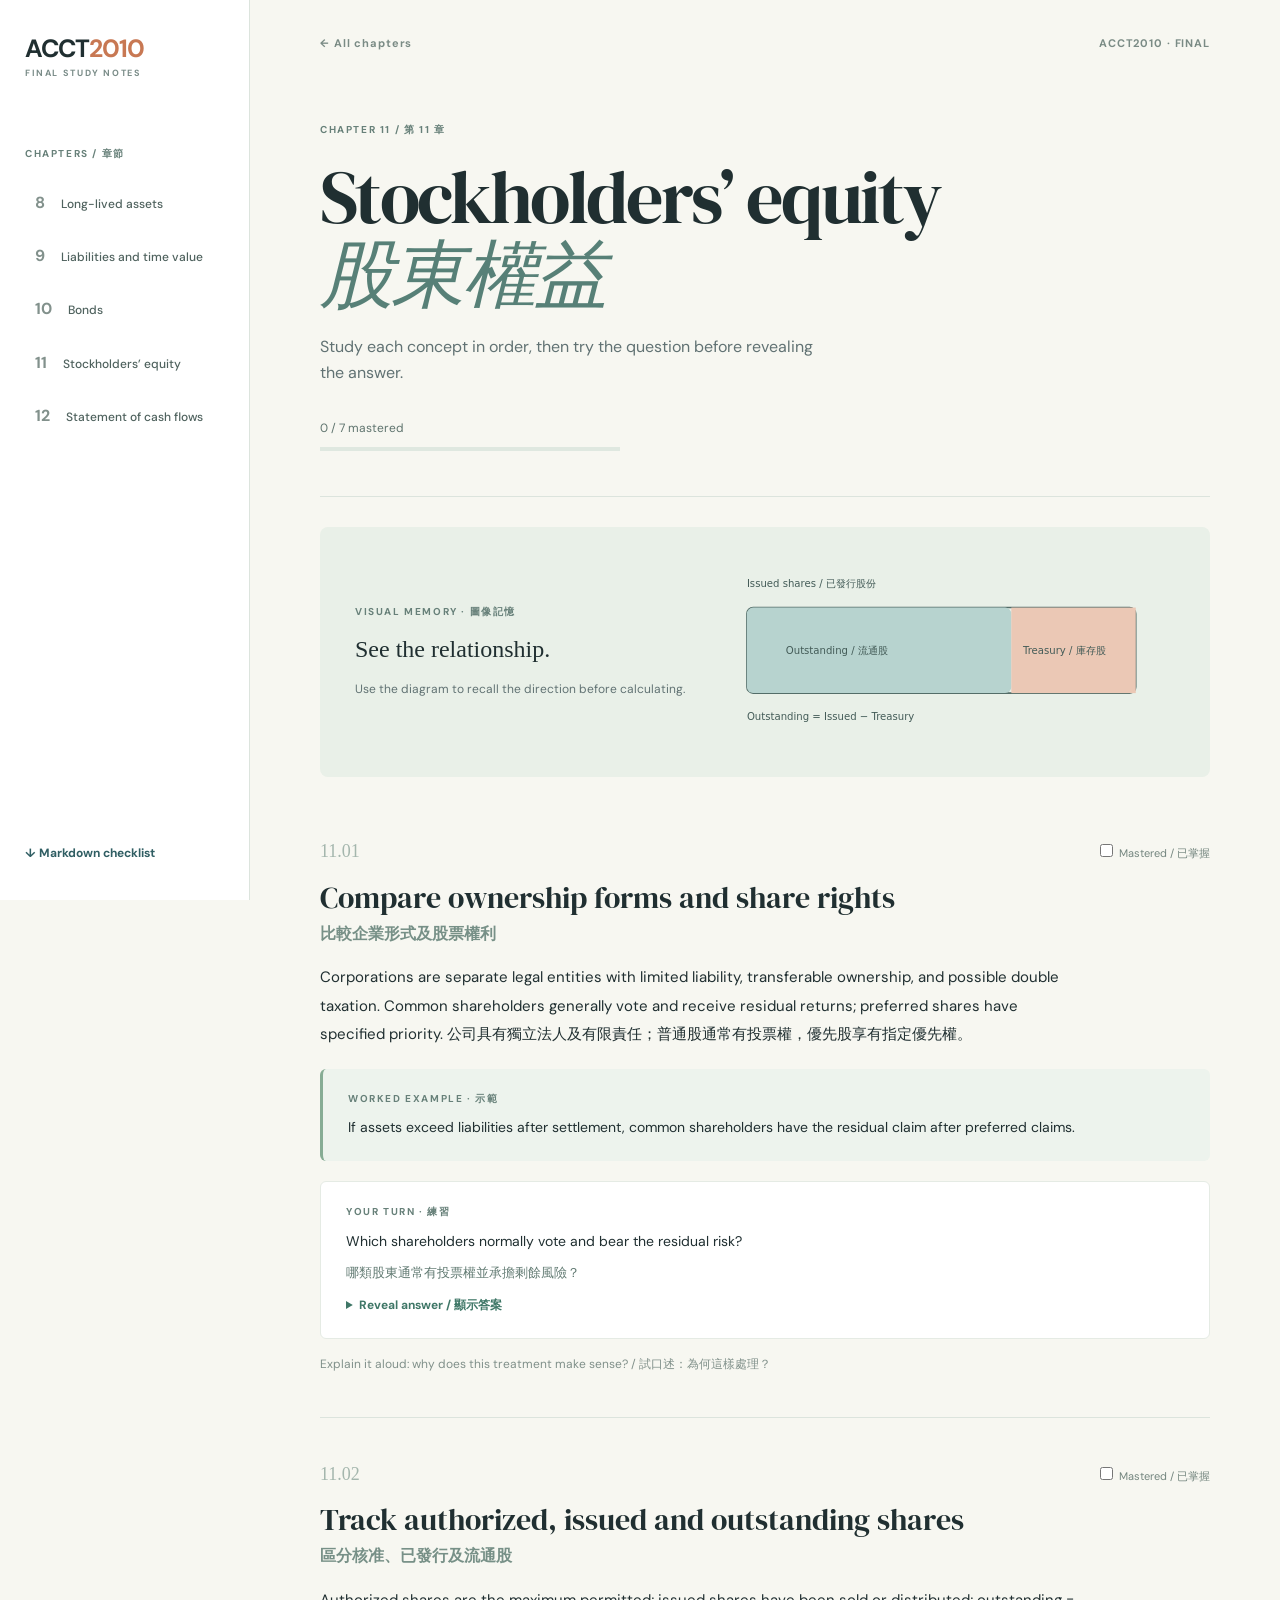
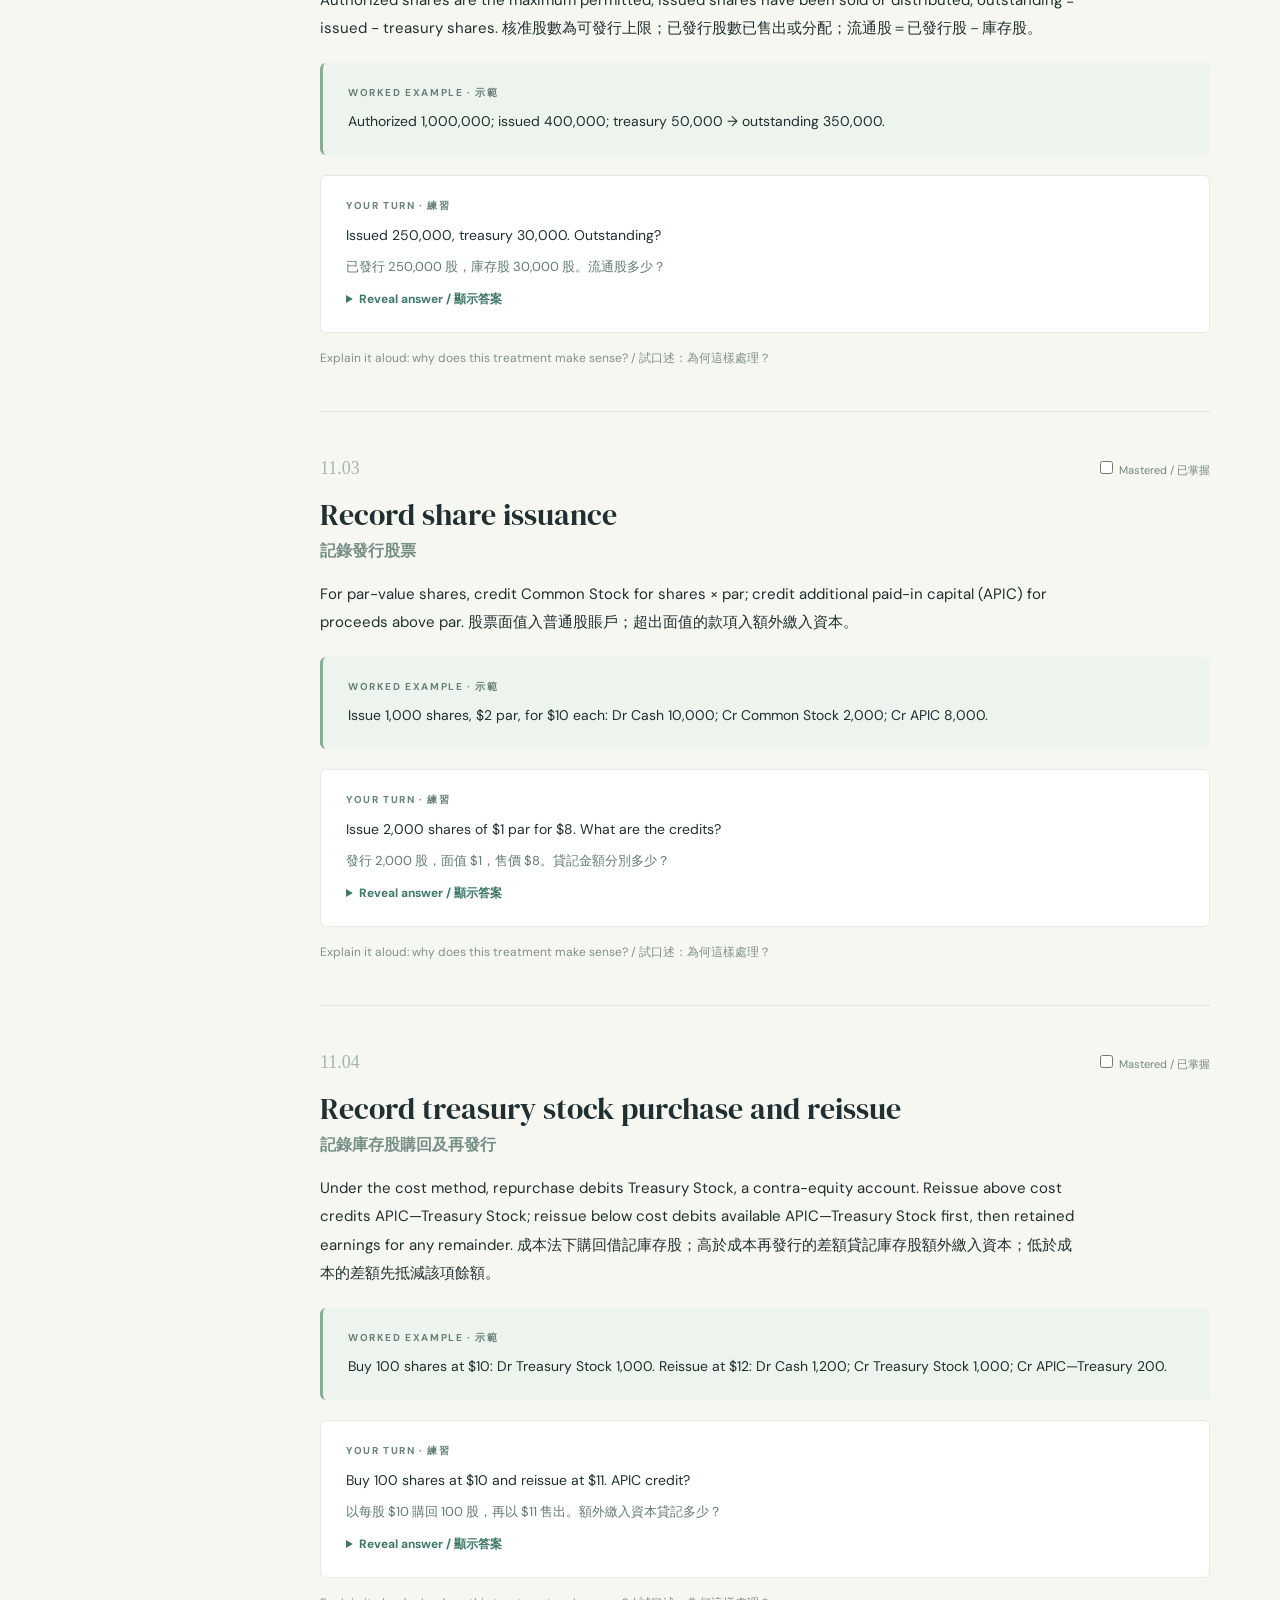
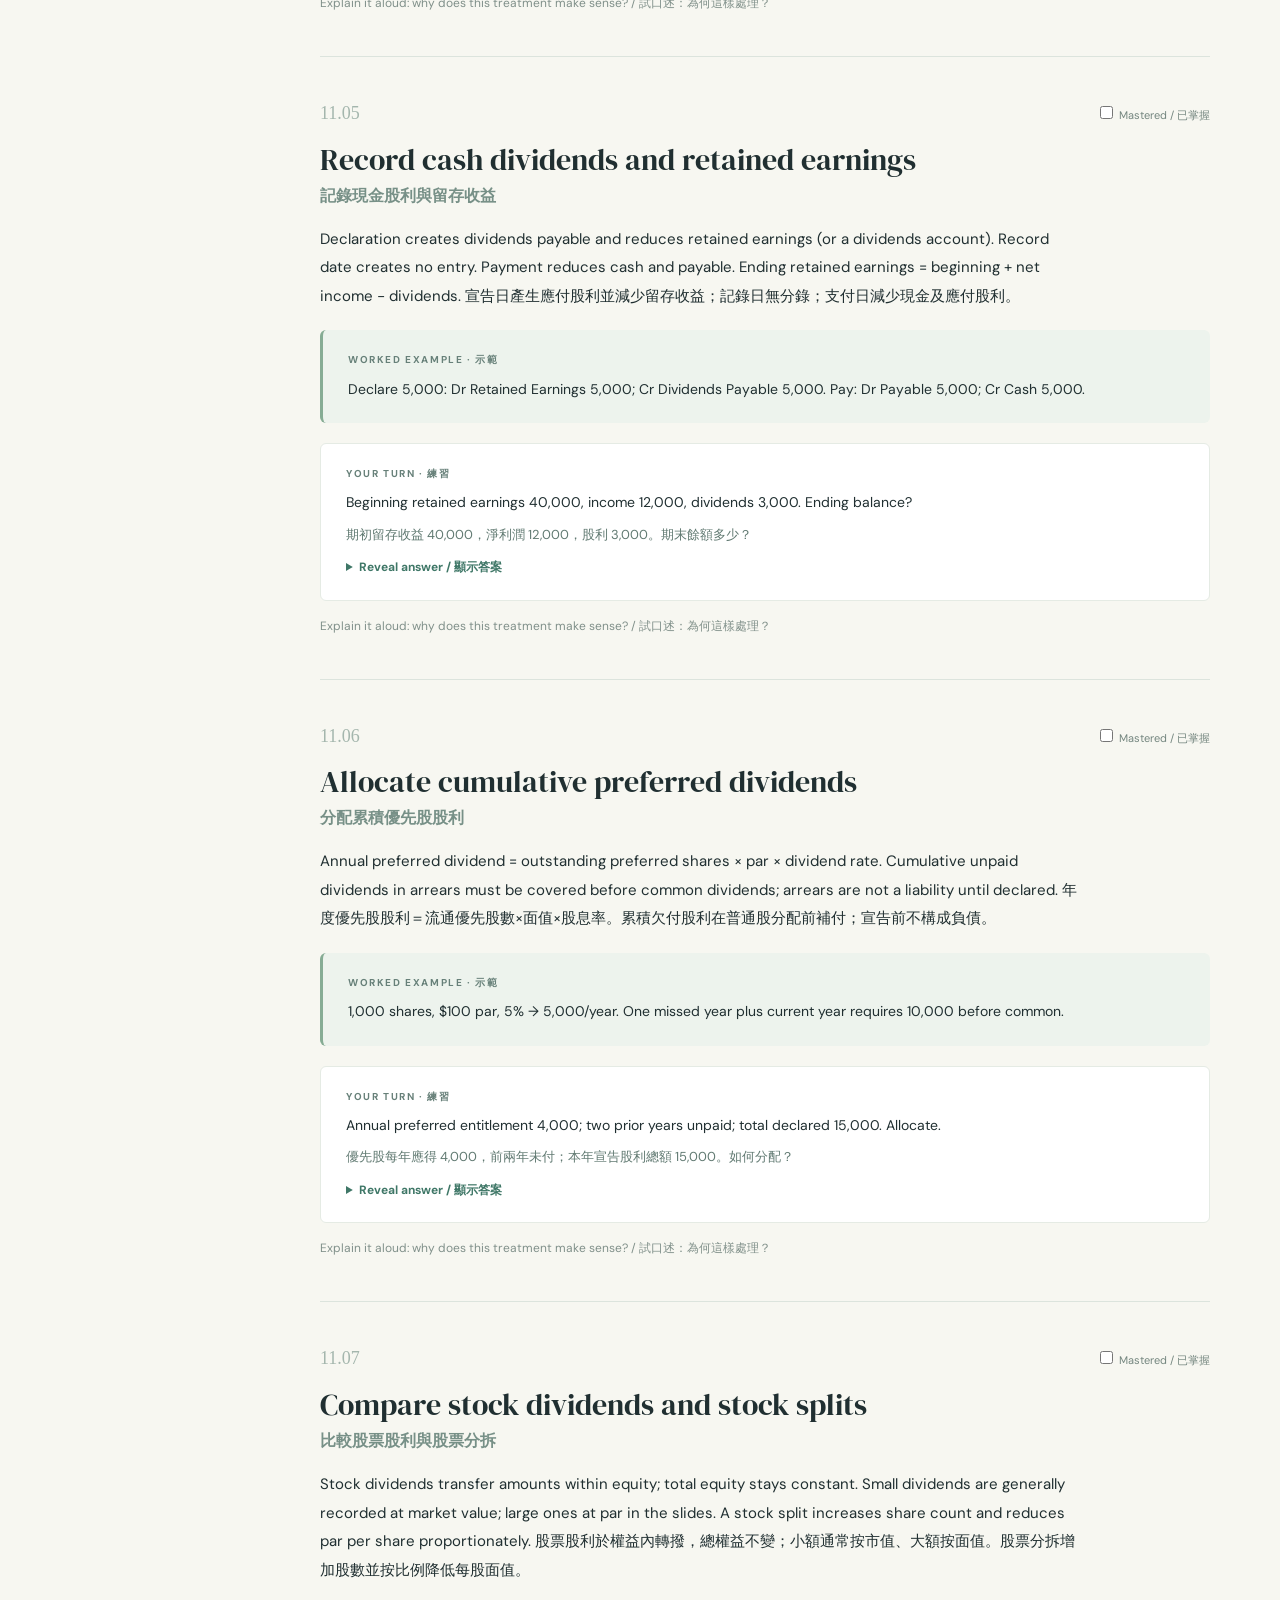
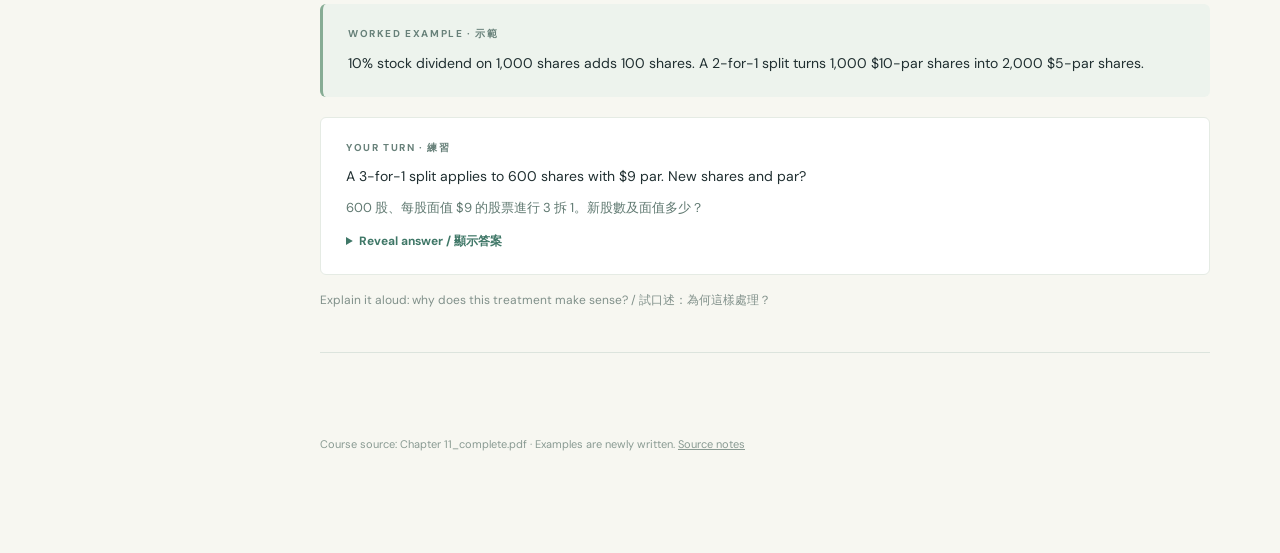
<file: lessons/0011-chapter-11.html>
<!doctype html><html lang="en"><head><meta charset="utf-8"><meta name="viewport" content="width=device-width, initial-scale=1"><meta name="color-scheme" content="light"><title>Chapter 11 · ACCT2010 Final</title><link rel="stylesheet" href="../assets/style.css"></head><body><aside><a class="brand" href="../index.html">ACCT<span>2010</span><small>FINAL STUDY NOTES</small></a><div class="aside-label">CHAPTERS / 章節</div><nav><a href="../lessons/0008-chapter-8.html">8 <span>Long-lived assets</span></a><a href="../lessons/0009-chapter-9.html">9 <span>Liabilities and time value</span></a><a href="../lessons/0010-chapter-10.html">10 <span>Bonds</span></a><a href="../lessons/0011-chapter-11.html">11 <span>Stockholders’ equity</span></a><a href="../lessons/0012-chapter-12.html">12 <span>Statement of cash flows</span></a></nav><a class="checklink" href="../CHECKLIST.md">↓ Markdown checklist</a></aside><main><div class="topline"><a href="../index.html">← All chapters</a><span>ACCT2010 · FINAL</span></div><header class="hero"><div class="kicker">CHAPTER 11 / 第 11 章</div><h1>Stockholders’ equity<br><em>股東權益</em></h1><p>Study each concept in order, then try the question before revealing the answer.</p><div class="progress"><div><span data-count>0</span> / 7 mastered</div><div class="track"><i data-bar></i></div></div></header><section class="visual"><div><div class="eyebrow">VISUAL MEMORY · 圖像記憶</div><h2>See the relationship.</h2><p>Use the diagram to recall the direction before calculating.</p></div><svg viewBox="0 0 600 245" role="img" aria-label="Issued shares consist of outstanding and treasury shares"><rect x="50" y="65" width="500" height="110" rx="8" class="frame"/><rect x="50" y="65" width="340" height="110" rx="8" class="fillblue"/><rect x="390" y="65" width="160" height="110" class="fillorange"/><text x="50" y="38">Issued shares / 已發行股份</text><text x="100" y="125">Outstanding / 流通股</text><text x="405" y="125">Treasury / 庫存股</text><text x="50" y="210">Outstanding = Issued − Treasury</text></svg></section><article class="lesson" id="c11-1"><div class="itemtop"><span class="number">11.01</span><label class="done"><input type="checkbox" data-id="c11-1"> Mastered / 已掌握</label></div><h2>Compare ownership forms and share rights<span>比較企業形式及股票權利</span></h2><p class="explain">Corporations are separate legal entities with limited liability, transferable ownership, and possible double taxation. Common shareholders generally vote and receive residual returns; preferred shares have specified priority. 公司具有獨立法人及有限責任；普通股通常有投票權，優先股享有指定優先權。</p><div class="example"><div class="eyebrow">WORKED EXAMPLE · 示範</div><p>If assets exceed liabilities after settlement, common shareholders have the residual claim after preferred claims.</p></div><div class="practice"><div class="eyebrow">YOUR TURN · 練習</div><p>Which shareholders normally vote and bear the residual risk?</p><p lang="zh-Hant" class="translation">哪類股東通常有投票權並承擔剩餘風險？</p><details><summary>Reveal answer / 顯示答案</summary><p>Common shareholders. 普通股股東。</p></details></div><p class="reflect">Explain it aloud: why does this treatment make sense? / 試口述：為何這樣處理？</p></article><article class="lesson" id="c11-2"><div class="itemtop"><span class="number">11.02</span><label class="done"><input type="checkbox" data-id="c11-2"> Mastered / 已掌握</label></div><h2>Track authorized, issued and outstanding shares<span>區分核准、已發行及流通股</span></h2><p class="explain">Authorized shares are the maximum permitted; issued shares have been sold or distributed; outstanding = issued − treasury shares. 核准股數為可發行上限；已發行股數已售出或分配；流通股＝已發行股－庫存股。</p><div class="example"><div class="eyebrow">WORKED EXAMPLE · 示範</div><p>Authorized 1,000,000; issued 400,000; treasury 50,000 → outstanding 350,000.</p></div><div class="practice"><div class="eyebrow">YOUR TURN · 練習</div><p>Issued 250,000, treasury 30,000. Outstanding?</p><p lang="zh-Hant" class="translation">已發行 250,000 股，庫存股 30,000 股。流通股多少？</p><details><summary>Reveal answer / 顯示答案</summary><p>220,000 shares. 流通股 220,000 股。</p></details></div><p class="reflect">Explain it aloud: why does this treatment make sense? / 試口述：為何這樣處理？</p></article><article class="lesson" id="c11-3"><div class="itemtop"><span class="number">11.03</span><label class="done"><input type="checkbox" data-id="c11-3"> Mastered / 已掌握</label></div><h2>Record share issuance<span>記錄發行股票</span></h2><p class="explain">For par-value shares, credit Common Stock for shares × par; credit additional paid-in capital (APIC) for proceeds above par. 股票面值入普通股賬戶；超出面值的款項入額外繳入資本。</p><div class="example"><div class="eyebrow">WORKED EXAMPLE · 示範</div><p>Issue 1,000 shares, $2 par, for $10 each: Dr Cash 10,000; Cr Common Stock 2,000; Cr APIC 8,000.</p></div><div class="practice"><div class="eyebrow">YOUR TURN · 練習</div><p>Issue 2,000 shares of $1 par for $8. What are the credits?</p><p lang="zh-Hant" class="translation">發行 2,000 股，面值 $1，售價 $8。貸記金額分別多少？</p><details><summary>Reveal answer / 顯示答案</summary><p>Common Stock 2,000 and APIC 14,000. 普通股 2,000；額外繳入資本 14,000。</p></details></div><p class="reflect">Explain it aloud: why does this treatment make sense? / 試口述：為何這樣處理？</p></article><article class="lesson" id="c11-4"><div class="itemtop"><span class="number">11.04</span><label class="done"><input type="checkbox" data-id="c11-4"> Mastered / 已掌握</label></div><h2>Record treasury stock purchase and reissue<span>記錄庫存股購回及再發行</span></h2><p class="explain">Under the cost method, repurchase debits Treasury Stock, a contra-equity account. Reissue above cost credits APIC—Treasury Stock; reissue below cost debits available APIC—Treasury Stock first, then retained earnings for any remainder. 成本法下購回借記庫存股；高於成本再發行的差額貸記庫存股額外繳入資本；低於成本的差額先抵減該項餘額。</p><div class="example"><div class="eyebrow">WORKED EXAMPLE · 示範</div><p>Buy 100 shares at $10: Dr Treasury Stock 1,000. Reissue at $12: Dr Cash 1,200; Cr Treasury Stock 1,000; Cr APIC—Treasury 200.</p></div><div class="practice"><div class="eyebrow">YOUR TURN · 練習</div><p>Buy 100 shares at $10 and reissue at $11. APIC credit?</p><p lang="zh-Hant" class="translation">以每股 $10 購回 100 股，再以 $11 售出。額外繳入資本貸記多少？</p><details><summary>Reveal answer / 顯示答案</summary><p>100 × (11 − 10) = 100. 額外繳入資本 100。</p></details></div><p class="reflect">Explain it aloud: why does this treatment make sense? / 試口述：為何這樣處理？</p></article><article class="lesson" id="c11-5"><div class="itemtop"><span class="number">11.05</span><label class="done"><input type="checkbox" data-id="c11-5"> Mastered / 已掌握</label></div><h2>Record cash dividends and retained earnings<span>記錄現金股利與留存收益</span></h2><p class="explain">Declaration creates dividends payable and reduces retained earnings (or a dividends account). Record date creates no entry. Payment reduces cash and payable. Ending retained earnings = beginning + net income − dividends. 宣告日產生應付股利並減少留存收益；記錄日無分錄；支付日減少現金及應付股利。</p><div class="example"><div class="eyebrow">WORKED EXAMPLE · 示範</div><p>Declare 5,000: Dr Retained Earnings 5,000; Cr Dividends Payable 5,000. Pay: Dr Payable 5,000; Cr Cash 5,000.</p></div><div class="practice"><div class="eyebrow">YOUR TURN · 練習</div><p>Beginning retained earnings 40,000, income 12,000, dividends 3,000. Ending balance?</p><p lang="zh-Hant" class="translation">期初留存收益 40,000，淨利潤 12,000，股利 3,000。期末餘額多少？</p><details><summary>Reveal answer / 顯示答案</summary><p>49,000. 留存收益期末 49,000。</p></details></div><p class="reflect">Explain it aloud: why does this treatment make sense? / 試口述：為何這樣處理？</p></article><article class="lesson" id="c11-6"><div class="itemtop"><span class="number">11.06</span><label class="done"><input type="checkbox" data-id="c11-6"> Mastered / 已掌握</label></div><h2>Allocate cumulative preferred dividends<span>分配累積優先股股利</span></h2><p class="explain">Annual preferred dividend = outstanding preferred shares × par × dividend rate. Cumulative unpaid dividends in arrears must be covered before common dividends; arrears are not a liability until declared. 年度優先股股利＝流通優先股數×面值×股息率。累積欠付股利在普通股分配前補付；宣告前不構成負債。</p><div class="example"><div class="eyebrow">WORKED EXAMPLE · 示範</div><p>1,000 shares, $100 par, 5% → 5,000/year. One missed year plus current year requires 10,000 before common.</p></div><div class="practice"><div class="eyebrow">YOUR TURN · 練習</div><p>Annual preferred entitlement 4,000; two prior years unpaid; total declared 15,000. Allocate.</p><p lang="zh-Hant" class="translation">優先股每年應得 4,000，前兩年未付；本年宣告股利總額 15,000。如何分配？</p><details><summary>Reveal answer / 顯示答案</summary><p>Preferred 12,000; common 3,000. 優先股 12,000，普通股 3,000。</p></details></div><p class="reflect">Explain it aloud: why does this treatment make sense? / 試口述：為何這樣處理？</p></article><article class="lesson" id="c11-7"><div class="itemtop"><span class="number">11.07</span><label class="done"><input type="checkbox" data-id="c11-7"> Mastered / 已掌握</label></div><h2>Compare stock dividends and stock splits<span>比較股票股利與股票分拆</span></h2><p class="explain">Stock dividends transfer amounts within equity; total equity stays constant. Small dividends are generally recorded at market value; large ones at par in the slides. A stock split increases share count and reduces par per share proportionately. 股票股利於權益內轉撥，總權益不變；小額通常按市值、大額按面值。股票分拆增加股數並按比例降低每股面值。</p><div class="example"><div class="eyebrow">WORKED EXAMPLE · 示範</div><p>10% stock dividend on 1,000 shares adds 100 shares. A 2-for-1 split turns 1,000 $10-par shares into 2,000 $5-par shares.</p></div><div class="practice"><div class="eyebrow">YOUR TURN · 練習</div><p>A 3-for-1 split applies to 600 shares with $9 par. New shares and par?</p><p lang="zh-Hant" class="translation">600 股、每股面值 $9 的股票進行 3 拆 1。新股數及面值多少？</p><details><summary>Reveal answer / 顯示答案</summary><p>1,800 shares; $3 par. 1,800 股，每股面值 $3。</p></details></div><p class="reflect">Explain it aloud: why does this treatment make sense? / 試口述：為何這樣處理？</p></article><footer>Course source: Chapter 11_complete.pdf · Examples are newly written. <a href="../RESOURCES.md">Source notes</a></footer></main><script src="../assets/app.js"></script></body></html>
</file>
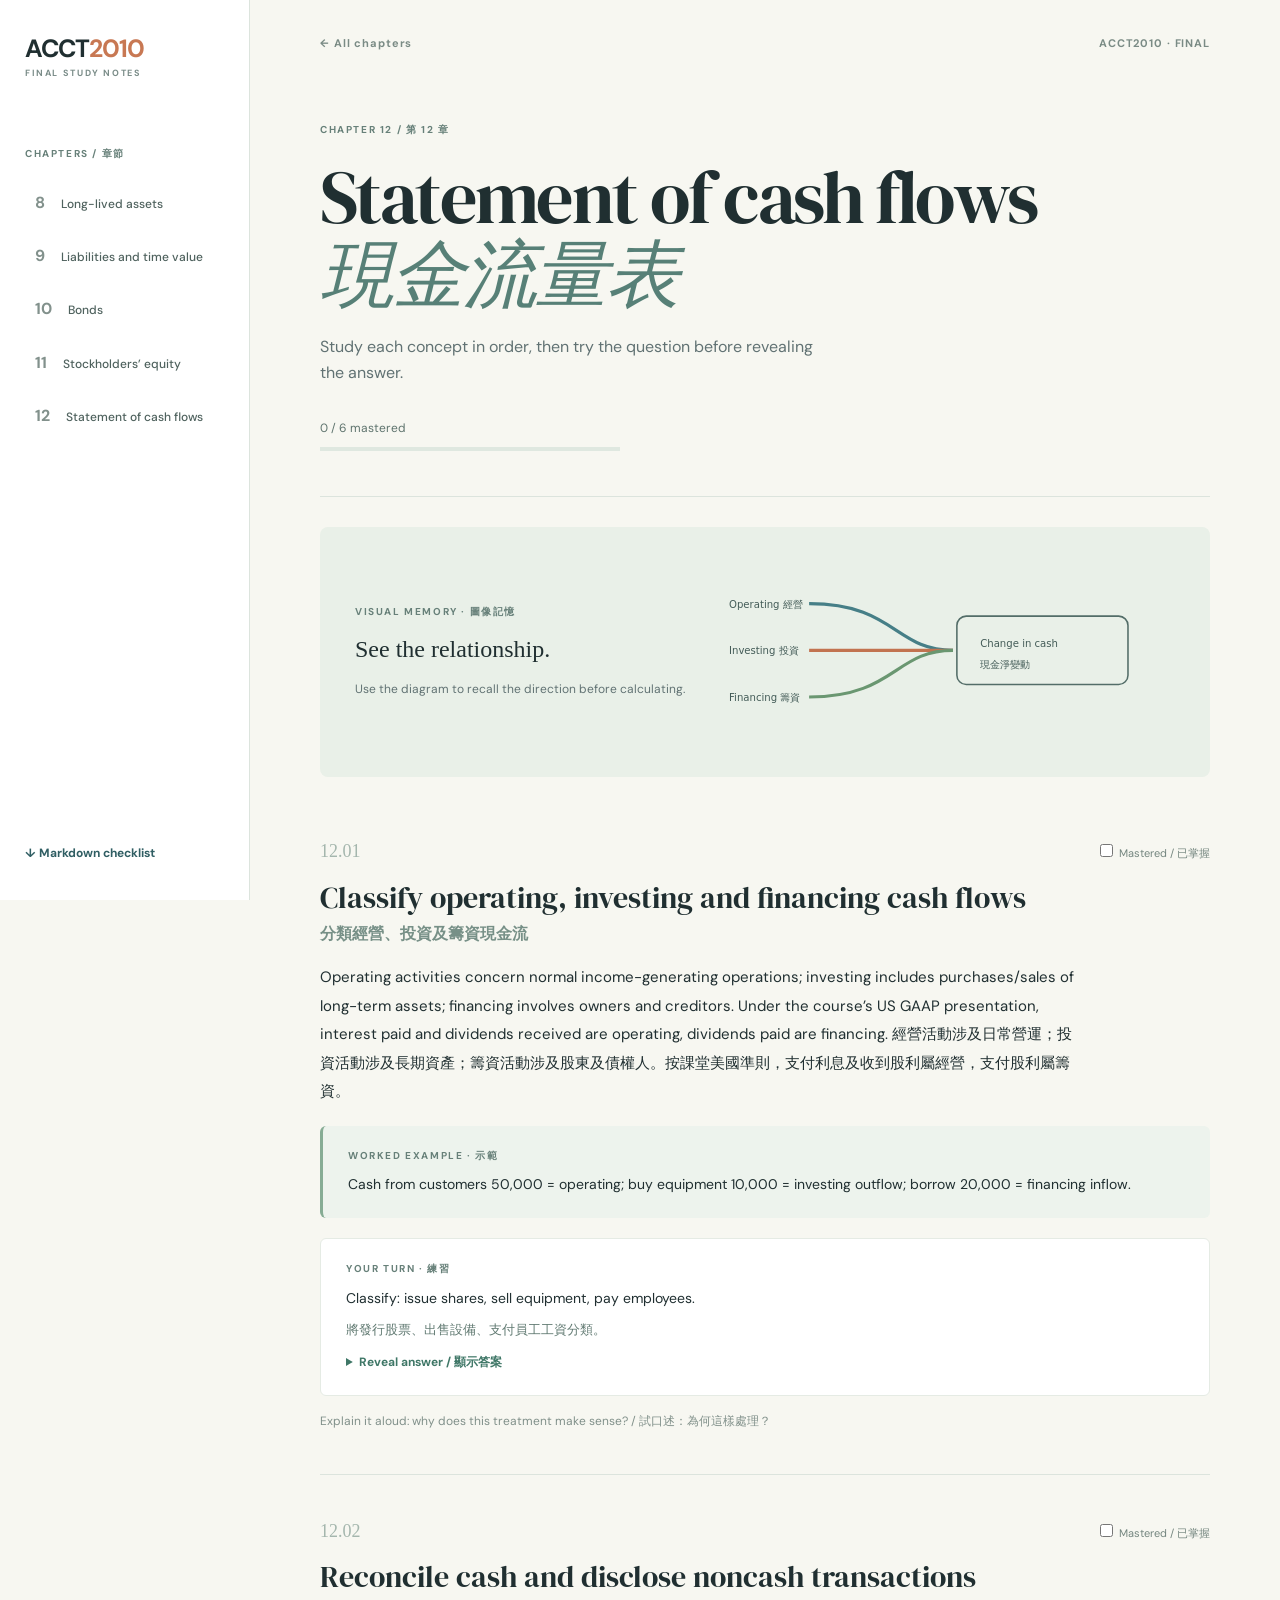
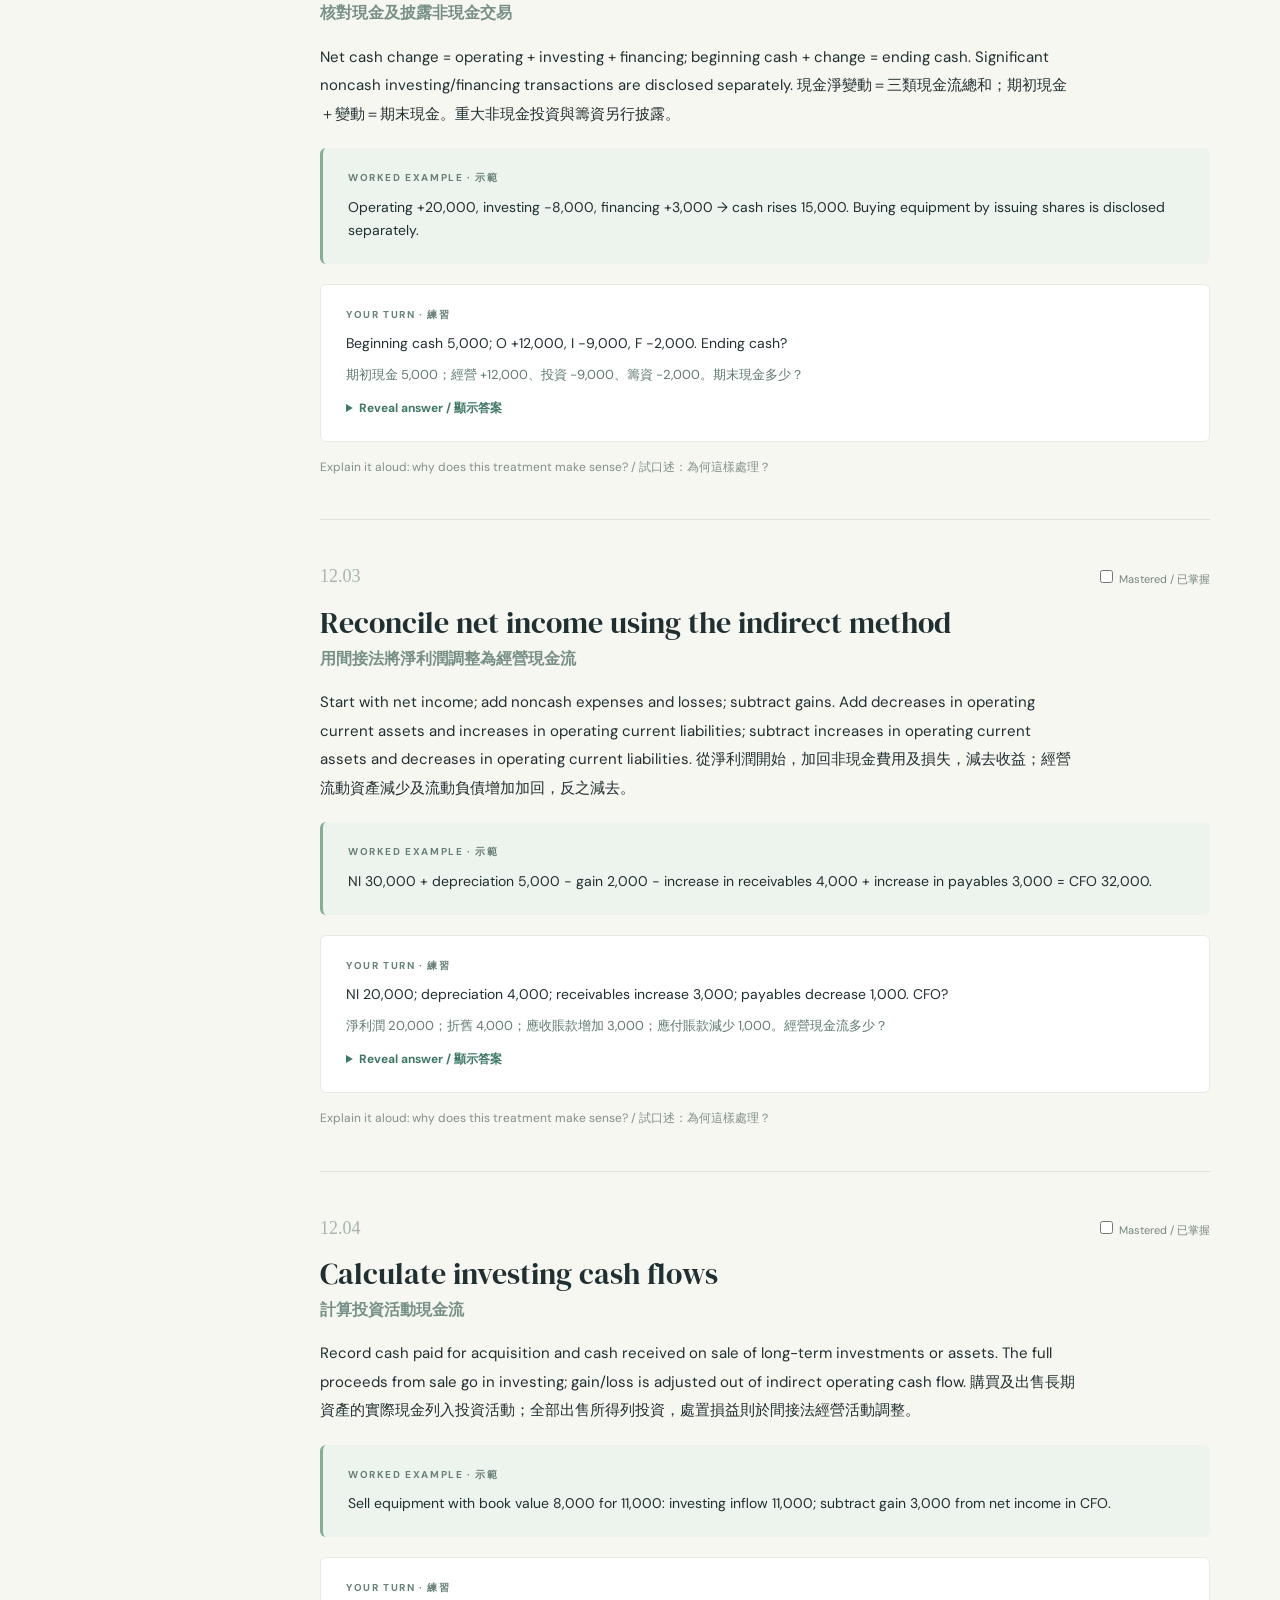
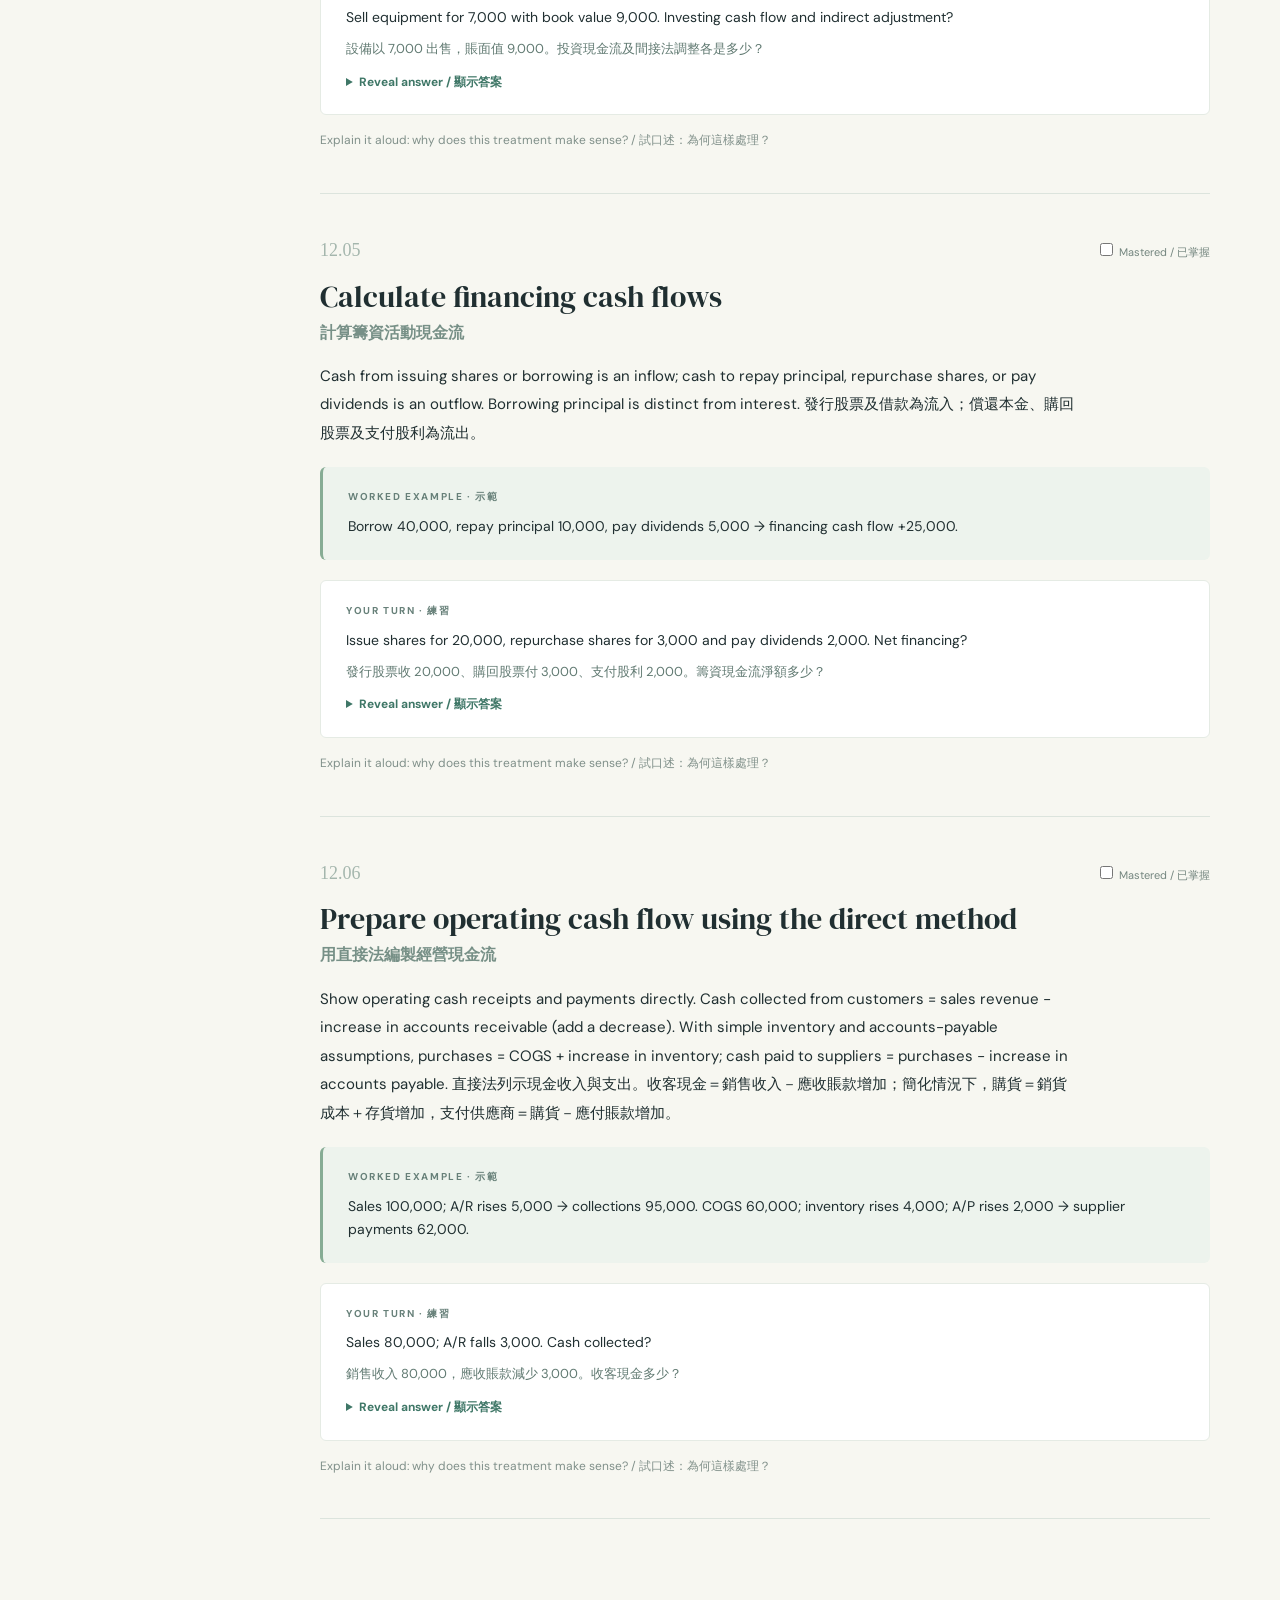
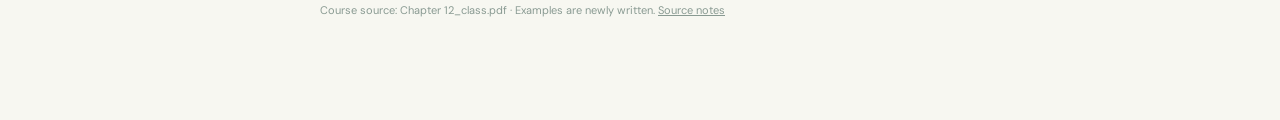
<file: lessons/0012-chapter-12.html>
<!doctype html><html lang="en"><head><meta charset="utf-8"><meta name="viewport" content="width=device-width, initial-scale=1"><meta name="color-scheme" content="light"><title>Chapter 12 · ACCT2010 Final</title><link rel="stylesheet" href="../assets/style.css"></head><body><aside><a class="brand" href="../index.html">ACCT<span>2010</span><small>FINAL STUDY NOTES</small></a><div class="aside-label">CHAPTERS / 章節</div><nav><a href="../lessons/0008-chapter-8.html">8 <span>Long-lived assets</span></a><a href="../lessons/0009-chapter-9.html">9 <span>Liabilities and time value</span></a><a href="../lessons/0010-chapter-10.html">10 <span>Bonds</span></a><a href="../lessons/0011-chapter-11.html">11 <span>Stockholders’ equity</span></a><a href="../lessons/0012-chapter-12.html">12 <span>Statement of cash flows</span></a></nav><a class="checklink" href="../CHECKLIST.md">↓ Markdown checklist</a></aside><main><div class="topline"><a href="../index.html">← All chapters</a><span>ACCT2010 · FINAL</span></div><header class="hero"><div class="kicker">CHAPTER 12 / 第 12 章</div><h1>Statement of cash flows<br><em>現金流量表</em></h1><p>Study each concept in order, then try the question before revealing the answer.</p><div class="progress"><div><span data-count>0</span> / 6 mastered</div><div class="track"><i data-bar></i></div></div></header><section class="visual"><div><div class="eyebrow">VISUAL MEMORY · 圖像記憶</div><h2>See the relationship.</h2><p>Use the diagram to recall the direction before calculating.</p></div><svg viewBox="0 0 600 245" role="img" aria-label="Operating, investing and financing flows combine to change cash"><path class="curve" d="M130 60 C240 60 240 120 315 120"/><path class="accent" d="M130 120 H315"/><path class="green" d="M130 180 C240 180 240 120 315 120"/><rect x="320" y="76" width="220" height="88" rx="12" class="frame"/><text x="27" y="65">Operating 經營</text><text x="27" y="125">Investing 投資</text><text x="27" y="185">Financing 籌資</text><text x="350" y="116">Change in cash</text><text x="350" y="143">現金淨變動</text></svg></section><article class="lesson" id="c12-1"><div class="itemtop"><span class="number">12.01</span><label class="done"><input type="checkbox" data-id="c12-1"> Mastered / 已掌握</label></div><h2>Classify operating, investing and financing cash flows<span>分類經營、投資及籌資現金流</span></h2><p class="explain">Operating activities concern normal income-generating operations; investing includes purchases/sales of long-term assets; financing involves owners and creditors. Under the course’s US GAAP presentation, interest paid and dividends received are operating, dividends paid are financing. 經營活動涉及日常營運；投資活動涉及長期資產；籌資活動涉及股東及債權人。按課堂美國準則，支付利息及收到股利屬經營，支付股利屬籌資。</p><div class="example"><div class="eyebrow">WORKED EXAMPLE · 示範</div><p>Cash from customers 50,000 = operating; buy equipment 10,000 = investing outflow; borrow 20,000 = financing inflow.</p></div><div class="practice"><div class="eyebrow">YOUR TURN · 練習</div><p>Classify: issue shares, sell equipment, pay employees.</p><p lang="zh-Hant" class="translation">將發行股票、出售設備、支付員工工資分類。</p><details><summary>Reveal answer / 顯示答案</summary><p>Financing inflow; investing inflow; operating outflow. 籌資流入、投資流入、經營流出。</p></details></div><p class="reflect">Explain it aloud: why does this treatment make sense? / 試口述：為何這樣處理？</p></article><article class="lesson" id="c12-2"><div class="itemtop"><span class="number">12.02</span><label class="done"><input type="checkbox" data-id="c12-2"> Mastered / 已掌握</label></div><h2>Reconcile cash and disclose noncash transactions<span>核對現金及披露非現金交易</span></h2><p class="explain">Net cash change = operating + investing + financing; beginning cash + change = ending cash. Significant noncash investing/financing transactions are disclosed separately. 現金淨變動＝三類現金流總和；期初現金＋變動＝期末現金。重大非現金投資與籌資另行披露。</p><div class="example"><div class="eyebrow">WORKED EXAMPLE · 示範</div><p>Operating +20,000, investing −8,000, financing +3,000 → cash rises 15,000. Buying equipment by issuing shares is disclosed separately.</p></div><div class="practice"><div class="eyebrow">YOUR TURN · 練習</div><p>Beginning cash 5,000; O +12,000, I −9,000, F −2,000. Ending cash?</p><p lang="zh-Hant" class="translation">期初現金 5,000；經營 +12,000、投資 −9,000、籌資 −2,000。期末現金多少？</p><details><summary>Reveal answer / 顯示答案</summary><p>6,000. 期末現金 6,000。</p></details></div><p class="reflect">Explain it aloud: why does this treatment make sense? / 試口述：為何這樣處理？</p></article><article class="lesson" id="c12-3"><div class="itemtop"><span class="number">12.03</span><label class="done"><input type="checkbox" data-id="c12-3"> Mastered / 已掌握</label></div><h2>Reconcile net income using the indirect method<span>用間接法將淨利潤調整為經營現金流</span></h2><p class="explain">Start with net income; add noncash expenses and losses; subtract gains. Add decreases in operating current assets and increases in operating current liabilities; subtract increases in operating current assets and decreases in operating current liabilities. 從淨利潤開始，加回非現金費用及損失，減去收益；經營流動資產減少及流動負債增加加回，反之減去。</p><div class="example"><div class="eyebrow">WORKED EXAMPLE · 示範</div><p>NI 30,000 + depreciation 5,000 − gain 2,000 − increase in receivables 4,000 + increase in payables 3,000 = CFO 32,000.</p></div><div class="practice"><div class="eyebrow">YOUR TURN · 練習</div><p>NI 20,000; depreciation 4,000; receivables increase 3,000; payables decrease 1,000. CFO?</p><p lang="zh-Hant" class="translation">淨利潤 20,000；折舊 4,000；應收賬款增加 3,000；應付賬款減少 1,000。經營現金流多少？</p><details><summary>Reveal answer / 顯示答案</summary><p>20,000 + 4,000 − 3,000 − 1,000 = 20,000. 經營現金流 20,000。</p></details></div><p class="reflect">Explain it aloud: why does this treatment make sense? / 試口述：為何這樣處理？</p></article><article class="lesson" id="c12-4"><div class="itemtop"><span class="number">12.04</span><label class="done"><input type="checkbox" data-id="c12-4"> Mastered / 已掌握</label></div><h2>Calculate investing cash flows<span>計算投資活動現金流</span></h2><p class="explain">Record cash paid for acquisition and cash received on sale of long-term investments or assets. The full proceeds from sale go in investing; gain/loss is adjusted out of indirect operating cash flow. 購買及出售長期資產的實際現金列入投資活動；全部出售所得列投資，處置損益則於間接法經營活動調整。</p><div class="example"><div class="eyebrow">WORKED EXAMPLE · 示範</div><p>Sell equipment with book value 8,000 for 11,000: investing inflow 11,000; subtract gain 3,000 from net income in CFO.</p></div><div class="practice"><div class="eyebrow">YOUR TURN · 練習</div><p>Sell equipment for 7,000 with book value 9,000. Investing cash flow and indirect adjustment?</p><p lang="zh-Hant" class="translation">設備以 7,000 出售，賬面值 9,000。投資現金流及間接法調整各是多少？</p><details><summary>Reveal answer / 顯示答案</summary><p>Investing inflow 7,000; add back loss 2,000 to net income. 投資流入 7,000；加回損失 2,000。</p></details></div><p class="reflect">Explain it aloud: why does this treatment make sense? / 試口述：為何這樣處理？</p></article><article class="lesson" id="c12-5"><div class="itemtop"><span class="number">12.05</span><label class="done"><input type="checkbox" data-id="c12-5"> Mastered / 已掌握</label></div><h2>Calculate financing cash flows<span>計算籌資活動現金流</span></h2><p class="explain">Cash from issuing shares or borrowing is an inflow; cash to repay principal, repurchase shares, or pay dividends is an outflow. Borrowing principal is distinct from interest. 發行股票及借款為流入；償還本金、購回股票及支付股利為流出。</p><div class="example"><div class="eyebrow">WORKED EXAMPLE · 示範</div><p>Borrow 40,000, repay principal 10,000, pay dividends 5,000 → financing cash flow +25,000.</p></div><div class="practice"><div class="eyebrow">YOUR TURN · 練習</div><p>Issue shares for 20,000, repurchase shares for 3,000 and pay dividends 2,000. Net financing?</p><p lang="zh-Hant" class="translation">發行股票收 20,000、購回股票付 3,000、支付股利 2,000。籌資現金流淨額多少？</p><details><summary>Reveal answer / 顯示答案</summary><p>+15,000. 籌資現金淨流入 15,000。</p></details></div><p class="reflect">Explain it aloud: why does this treatment make sense? / 試口述：為何這樣處理？</p></article><article class="lesson" id="c12-6"><div class="itemtop"><span class="number">12.06</span><label class="done"><input type="checkbox" data-id="c12-6"> Mastered / 已掌握</label></div><h2>Prepare operating cash flow using the direct method<span>用直接法編製經營現金流</span></h2><p class="explain">Show operating cash receipts and payments directly. Cash collected from customers = sales revenue − increase in accounts receivable (add a decrease). With simple inventory and accounts-payable assumptions, purchases = COGS + increase in inventory; cash paid to suppliers = purchases − increase in accounts payable. 直接法列示現金收入與支出。收客現金＝銷售收入－應收賬款增加；簡化情況下，購貨＝銷貨成本＋存貨增加，支付供應商＝購貨－應付賬款增加。</p><div class="example"><div class="eyebrow">WORKED EXAMPLE · 示範</div><p>Sales 100,000; A/R rises 5,000 → collections 95,000. COGS 60,000; inventory rises 4,000; A/P rises 2,000 → supplier payments 62,000.</p></div><div class="practice"><div class="eyebrow">YOUR TURN · 練習</div><p>Sales 80,000; A/R falls 3,000. Cash collected?</p><p lang="zh-Hant" class="translation">銷售收入 80,000，應收賬款減少 3,000。收客現金多少？</p><details><summary>Reveal answer / 顯示答案</summary><p>83,000. 收客現金 83,000。</p></details></div><p class="reflect">Explain it aloud: why does this treatment make sense? / 試口述：為何這樣處理？</p></article><footer>Course source: Chapter 12_class.pdf · Examples are newly written. <a href="../RESOURCES.md">Source notes</a></footer></main><script src="../assets/app.js"></script></body></html>
</file>
<file: assets/style.css>
@import url('https://fonts.googleapis.com/css2?family=DM+Sans:wght@400;500;600;700&family=DM+Serif+Display:ital@0;1&display=swap');
:root{--ink:#202f31;--muted:#617273;--paper:#f7f7f1;--blue:#305e63;--line:#dce4dd;--orange:#c27350}*{box-sizing:border-box}html{scroll-behavior:smooth}body{margin:0;background:var(--paper);color:var(--ink);font-family:'DM Sans',system-ui,-apple-system,sans-serif;line-height:1.65}a{color:inherit;text-decoration:none}aside{width:250px;position:fixed;inset:0 auto 0 0;background:#fff;border-right:1px solid var(--line);padding:36px 25px;display:flex;flex-direction:column}.brand{font-size:25px;font-weight:700;letter-spacing:-1px;line-height:1;display:inline-block}.brand span{color:#c87853}.brand small{display:block;font-size:9px;letter-spacing:.18em;margin-top:8px;color:#7a8c88}.aside-label,.eyebrow,.kicker{font-size:10px;letter-spacing:.16em;font-weight:700;color:#678079}.aside-label{margin:68px 0 17px}nav{display:grid;gap:7px}nav a{padding:10px;border-radius:6px;color:#82918c;font-weight:700}nav a:hover{background:#edf3ed;color:var(--ink)}nav a span{font-size:12px;font-weight:500;margin-left:12px;color:#4f625e}.checklink{margin-top:auto;color:var(--blue);font-size:12px;font-weight:700}body:not(.home)>main{margin-left:250px;max-width:1100px;padding:34px 70px 60px}.topline{display:flex;justify-content:space-between;font-size:11px;font-weight:700;color:#7a8b85;letter-spacing:.08em}.hero{padding:70px 0 45px;border-bottom:1px solid var(--line)}h1,h2,p{margin:0}.hero h1,.homehero h1{font-family:'DM Serif Display',Georgia,serif;font-weight:400;letter-spacing:-.035em;line-height:1.05}.hero h1{font-size:clamp(43px,6vw,74px);margin:20px 0}.hero h1 em,.homehero h1 em{font-style:italic;color:#578077}.hero>p{color:var(--muted);max-width:510px}.progress{margin-top:32px;font-size:12px;color:#5f746e;max-width:300px}.track{height:4px;background:#dfe8e0;margin-top:8px}.track i{display:block;height:100%;width:0;background:#528d76;transition:width .2s}.visual{margin:30px 0 60px;padding:30px 35px;background:#e9f0e8;border-radius:8px;display:grid;grid-template-columns:1fr 1.4fr;gap:20px;align-items:center}.visual h2{font-family:Georgia,serif;font-size:24px;font-weight:400;margin:10px 0}.visual p{font-size:12px;color:var(--muted)}svg{width:100%;height:auto;overflow:visible}svg line,svg path,svg rect.frame{stroke:#536d68;stroke-width:2;fill:none}svg .curve{stroke:#467f87;stroke-width:4;fill:none}svg .accent{stroke:#c27350;stroke-width:4;fill:none}svg .green{stroke:#6a9771;stroke-width:4;fill:none}svg .guide{stroke:#b8c7ba;stroke-dasharray:5 5;stroke-width:1}svg .fillblue{fill:#b7d3cf}svg .fillorange{fill:#ebc8b5}svg text{fill:#435b57;font:13px system-ui}svg .blue{fill:#467f87}svg .orange{fill:#ad6242}.lesson{scroll-margin-top:30px;padding:0 0 42px;margin-bottom:42px;border-bottom:1px solid var(--line)}.itemtop{display:flex;justify-content:space-between;align-items:center}.number{font-family:Georgia,serif;font-size:18px;color:#a4b6ad}.done{font-size:11px;color:#74867f;cursor:pointer}.done input{accent-color:#4d8872}.lesson h2{font-family:'DM Serif Display',Georgia,serif;font-size:30px;font-weight:400;line-height:1.2;margin:13px 0 20px}.lesson h2 span{display:block;font-family:system-ui,sans-serif;font-size:16px;font-weight:600;color:#779087;letter-spacing:0;margin-top:8px}.explain{font-size:15px;line-height:1.9;max-width:760px}.example,.practice{padding:22px 25px;margin-top:20px;border-radius:6px;font-size:14px}.example{background:#edf3ed;border-left:3px solid #86ac94}.practice{background:white;border:1px solid #e5ebe4}.example p,.practice p{margin-top:9px}.practice details{margin-top:13px}.practice summary{cursor:pointer;color:#3f7767;font-weight:700;font-size:12px}.practice details p{color:#355b4f;padding:12px;background:#f1f7ef}.reflect{font-size:12px;color:#80908a;margin-top:16px}footer{padding:40px 0;font-size:11px;color:#899a92}footer a{text-decoration:underline}.home main{max-width:1120px;margin:auto;padding:35px 50px}.homebar{display:flex;align-items:center;justify-content:space-between}.homehero{padding:105px 0 65px;position:relative}.homehero:after{content:'';position:absolute;right:8%;top:25%;width:230px;height:230px;border-radius:50%;border:1px solid #bcd0c3;box-shadow:0 0 0 30px #edf3e8,0 0 0 31px #d2e0d3,0 0 0 60px #f1f5eb;z-index:-1}.homehero h1{font-size:clamp(62px,8vw,104px);margin:20px 0 25px}.dot{color:#cb825e}.homehero>p{max-width:480px;color:var(--muted);font-size:15px}.start{display:inline-flex;gap:55px;background:#315f5b;color:#fff;padding:13px 18px;margin-top:26px;font-size:12px;font-weight:700}.homefacts{display:flex;gap:55px;margin-top:62px}.homefacts b,.homefacts span{display:block}.homefacts b{font-family:Georgia,serif;font-size:26px;font-weight:400}.homefacts span{font-size:11px;color:#80918a}.scope{background:#e8efe4;padding:20px 25px;display:flex;gap:30px;font-size:12px;color:#58726a}.scope b{white-space:nowrap}.chapters{padding:85px 0}.sectionhead{display:flex;align-items:end;justify-content:space-between;margin-bottom:30px}.sectionhead h2{font:38px Georgia,serif;letter-spacing:-.03em;margin-top:10px}.sectionhead>span{font-size:11px;color:#93a49a}.chapter-card{display:grid;grid-template-columns:95px 1fr auto;gap:20px;align-items:center;border-top:1px solid var(--line);padding:24px 5px;transition:padding .2s}.chapter-card:last-child{border-bottom:1px solid var(--line)}.chapter-card:hover{padding-left:14px}.cardnum{font:italic 38px Georgia;color:#9cb4a5}.chapter-card h2{font:25px Georgia,serif}.chapter-card p,.chapter-card small{font-size:12px;color:#85968c}.chapter-card b{color:#6a8d7b;font-size:20px}@media(max-width:700px){aside{position:static;width:auto;padding:20px;display:block}aside .aside-label,aside nav,aside .checklink{display:none}body:not(.home)>main{margin:0;padding:20px}.hero{padding:48px 0 30px}.visual{grid-template-columns:1fr;padding:23px}.home main{padding:25px}.homehero{padding:75px 0 45px}.homehero:after{width:120px;height:120px;right:5%;top:23%;opacity:.55}.homefacts{gap:25px}.scope{display:block}.scope p{margin-top:8px}.chapter-card{grid-template-columns:50px 1fr auto}.chapter-card h2{font-size:20px}}
.translation{color:#617a72;font-size:13px}
</file>
